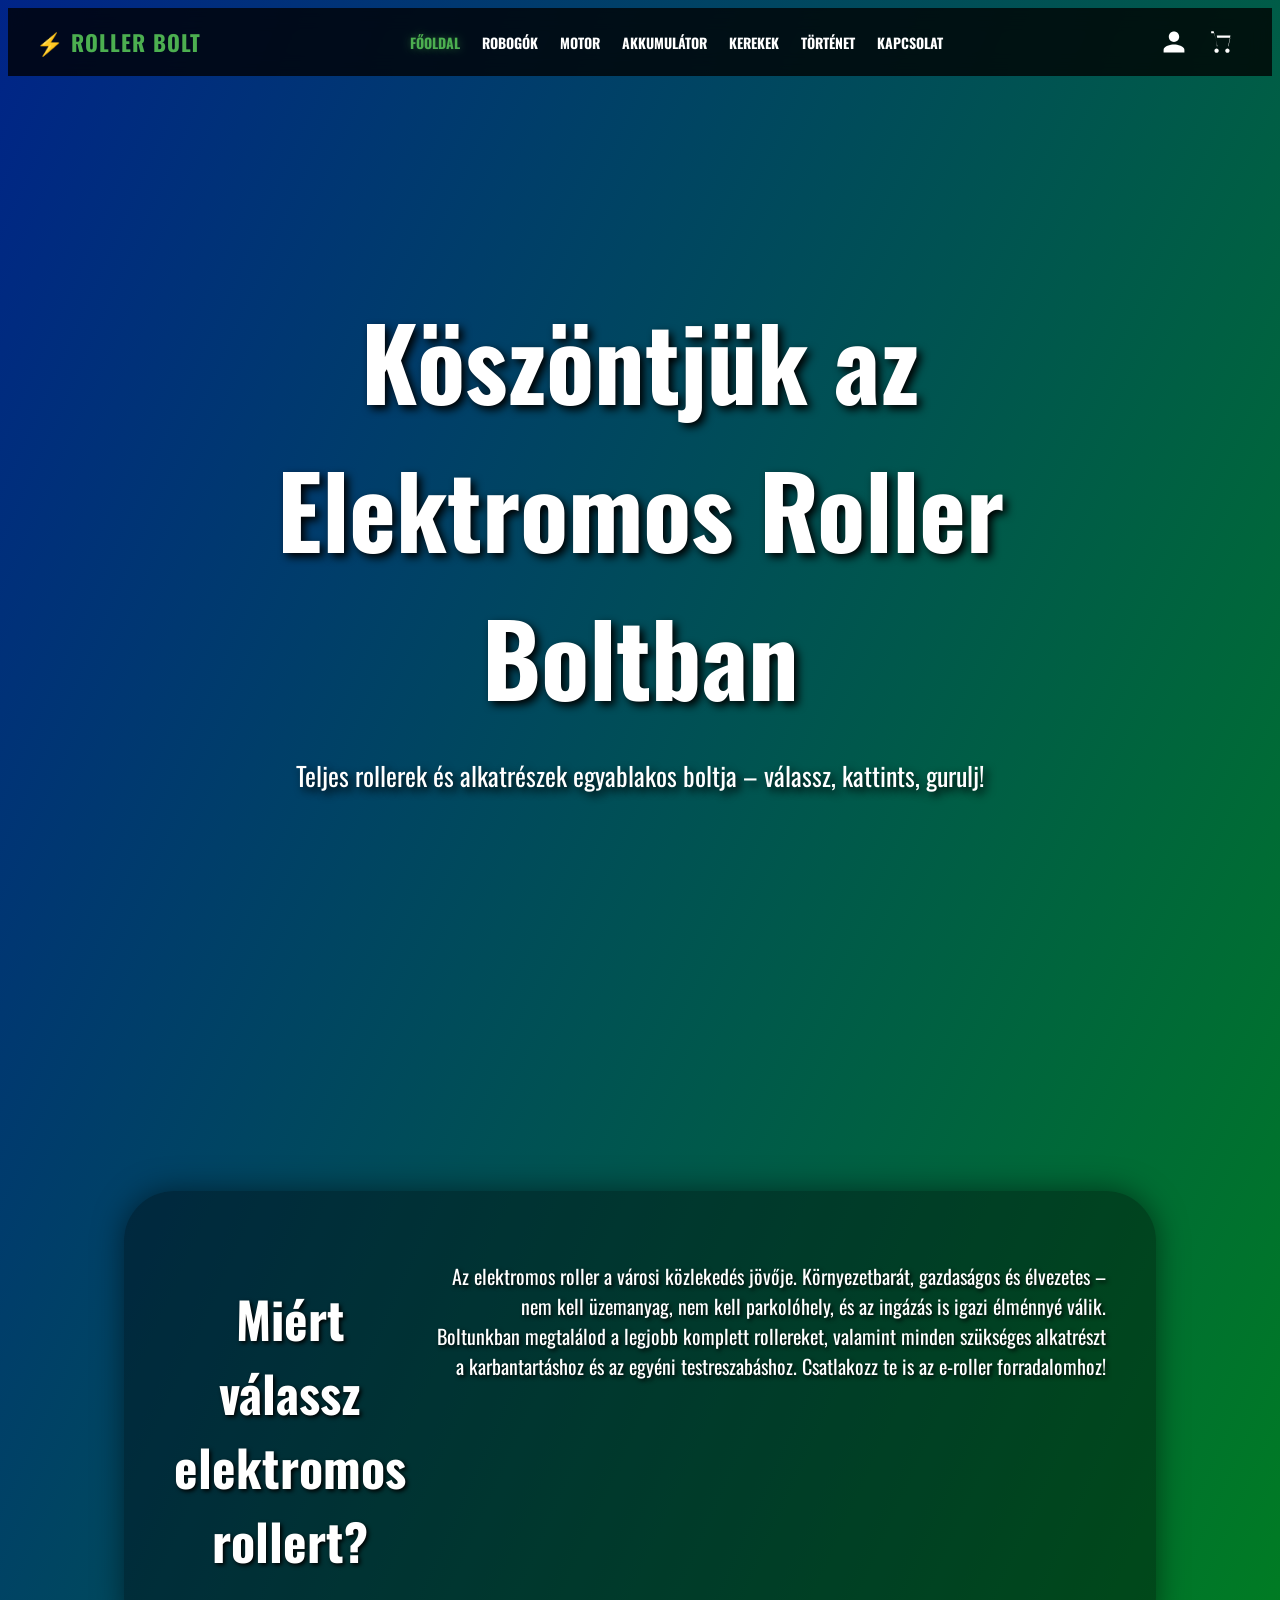
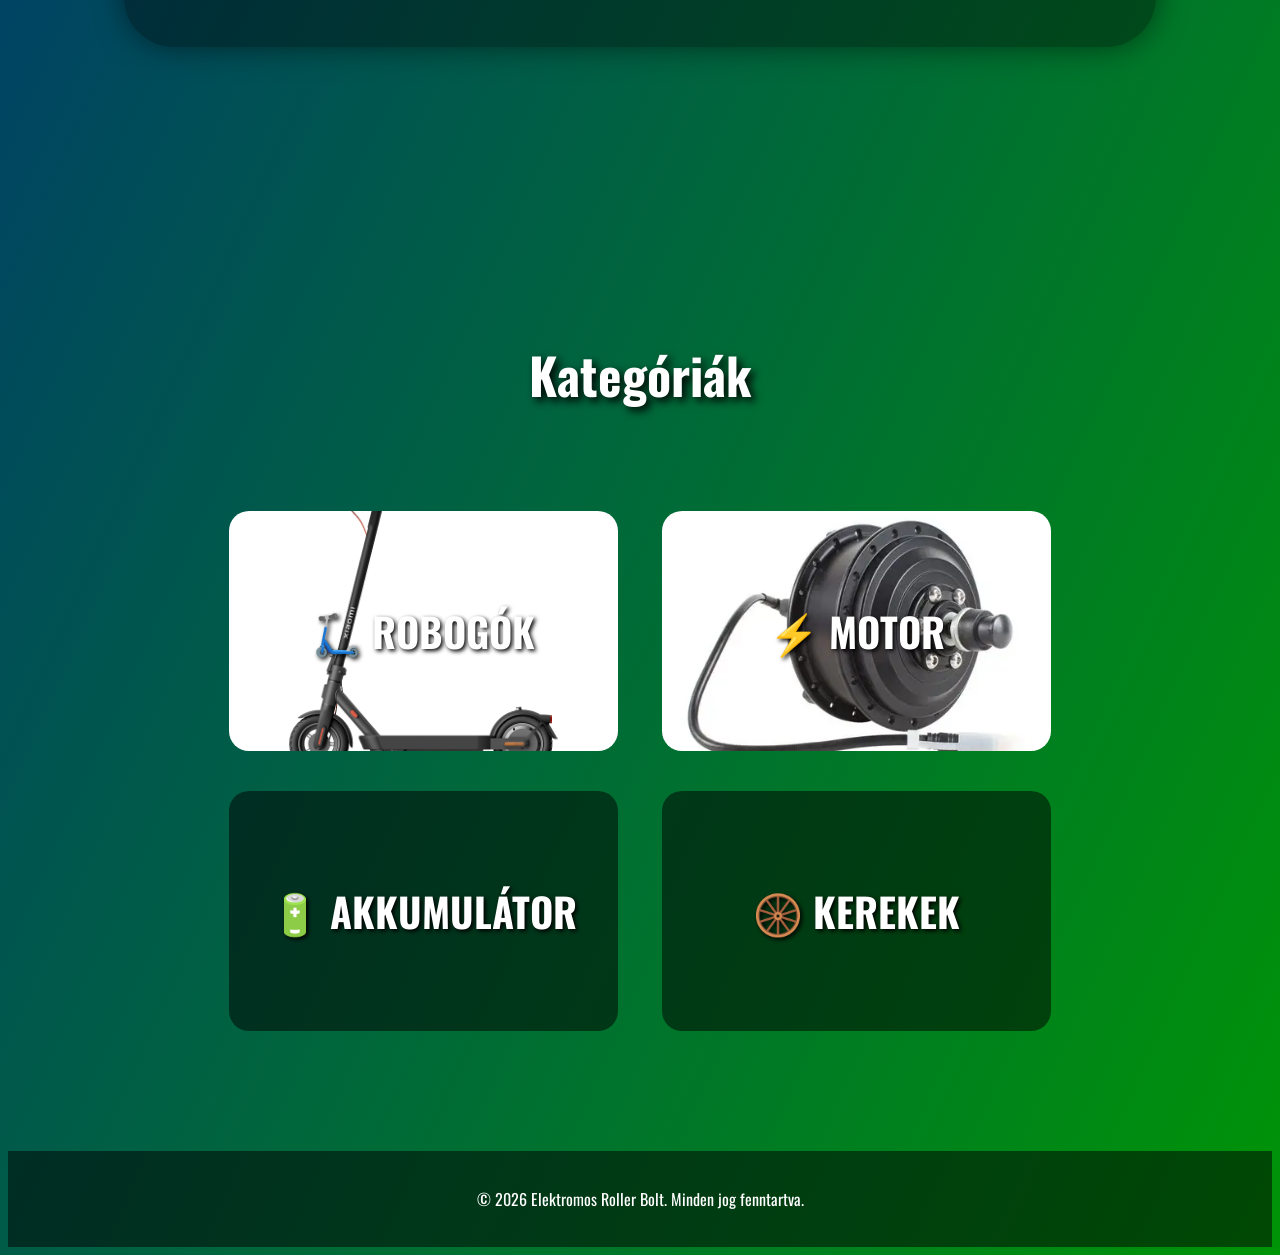
<file: index.html>
<!DOCTYPE html>
<html lang="hu">

<head>
    <meta charset="UTF-8">
    <meta name="viewport" content="width=device-width, initial-scale=1.0">
    <link rel="preconnect" href="https://fonts.googleapis.com">
    <link rel="preconnect" href="https://fonts.gstatic.com" crossorigin>
    <link href="https://fonts.googleapis.com/css2?family=Oswald:wght@200..700&display=swap" rel="stylesheet">
    <link rel="stylesheet" href="styles.css">
    <title>Elektromos Roller Bolt</title>
</head>

<body>
    <nav>
        <a href="index.html" class="nav-brand">⚡ ROLLER BOLT</a>
        <div class="nav-links">
            <a href="index.html" class="active">FŐOLDAL</a>
            <a href="robogok.html">ROBOGÓK</a>
            <a href="motorok.html">MOTOR</a>
            <a href="aksik.html">AKKUMULÁTOR</a>
            <a href="kerekek.html">KEREKEK</a>
            <a href="tortenelem.html">TÖRTÉNET</a>
            <a href="contact.php">KAPCSOLAT</a>
        </div>
        <div class="nav-icons">
            <div class="nav-profile-wrap">
                <button class="nav-icon-btn" aria-label="Profil">
                    <svg xmlns="http://www.w3.org/2000/svg" viewBox="0 0 24 24" fill="currentColor" width="26" height="26"><path d="M12 12c2.7 0 4.8-2.1 4.8-4.8S14.7 2.4 12 2.4 7.2 4.5 7.2 7.2 9.3 12 12 12zm0 2.4c-3.2 0-9.6 1.6-9.6 4.8v2.4h19.2v-2.4c0-3.2-6.4-4.8-9.6-4.8z"/></svg>
                </button>
                <div class="profile-dropdown" id="auth-links">
                    <a href="login.php">Belépés</a>
                    <a href="signup.php">Regisztráció</a>
                </div>
            </div>
            <a href="cart.html" class="nav-icon-btn cart-icon-btn" aria-label="Kosár">
                <svg xmlns="http://www.w3.org/2000/svg" viewBox="0 0 24 24" fill="currentColor" width="26" height="26"><path d="M7 18c-1.1 0-2 .9-2 2s.9 2 2 2 2-.9 2-2-.9-2-2-2zm10 0c-1.1 0-2 .9-2 2s.9 2 2 2 2-.9 2-2-.9-2-2-2zM7.2 14.2L5 4H2V2H4.3l.8 3.2L7.8 16H18l1.7-8H7.5l-.3-2h12.6l-2.2 10H7.2z"/></svg>
                <span id="cart-count"></span>
            </a>
        </div>
    </nav>
    <main>
        <!-- Welcome Section -->
        <div class="welcome">
            <h1>Köszöntjük az Elektromos Roller Boltban</h1>
            <p>Teljes rollerek és alkatrészek egyablakos boltja – válassz, kattints, gurulj!</p>
        </div>

        <!-- Featured Section -->
        <div class="Neumann">
            <h1>Miért válassz elektromos rollert?</h1>
            <p>Az elektromos roller a városi közlekedés jövője. Környezetbarát, gazdaságos és élvezetes –
                nem kell üzemanyag, nem kell parkolóhely, és az ingázás is igazi élménnyé válik.
                Boltunkban megtalálod a legjobb komplett rollereket, valamint minden szükséges alkatrészt
                a karbantartáshoz és az egyéni testreszabáshoz. Csatlakozz te is az e-roller forradalomhoz!</p>
        </div>

        <!-- Product Categories Section -->
        <div class="categories">
            <h1>Kategóriák</h1>
            <div class="category-list">
                <a href="robogok.html" id="robogok" class="category-item">🛴 ROBOGÓK</a>
                <a href="motorok.html" id="motor" class="category-item">⚡ MOTOR</a>
                <a href="aksik.html" id="akkumulator" class="category-item">🔋 AKKUMULÁTOR</a>
                <a href="kerekek.html" id="kerekek" class="category-item">🛞 KEREKEK</a>
            </div>
        </div>
    </main>
    <!-- Footer -->
    <footer>
        <p>&copy; 2026 Elektromos Roller Bolt. Minden jog fenntartva.</p>
    </footer>
    <div id="toast"></div>
    <script src="cart.js"></script>
</body>

</html>
</file>
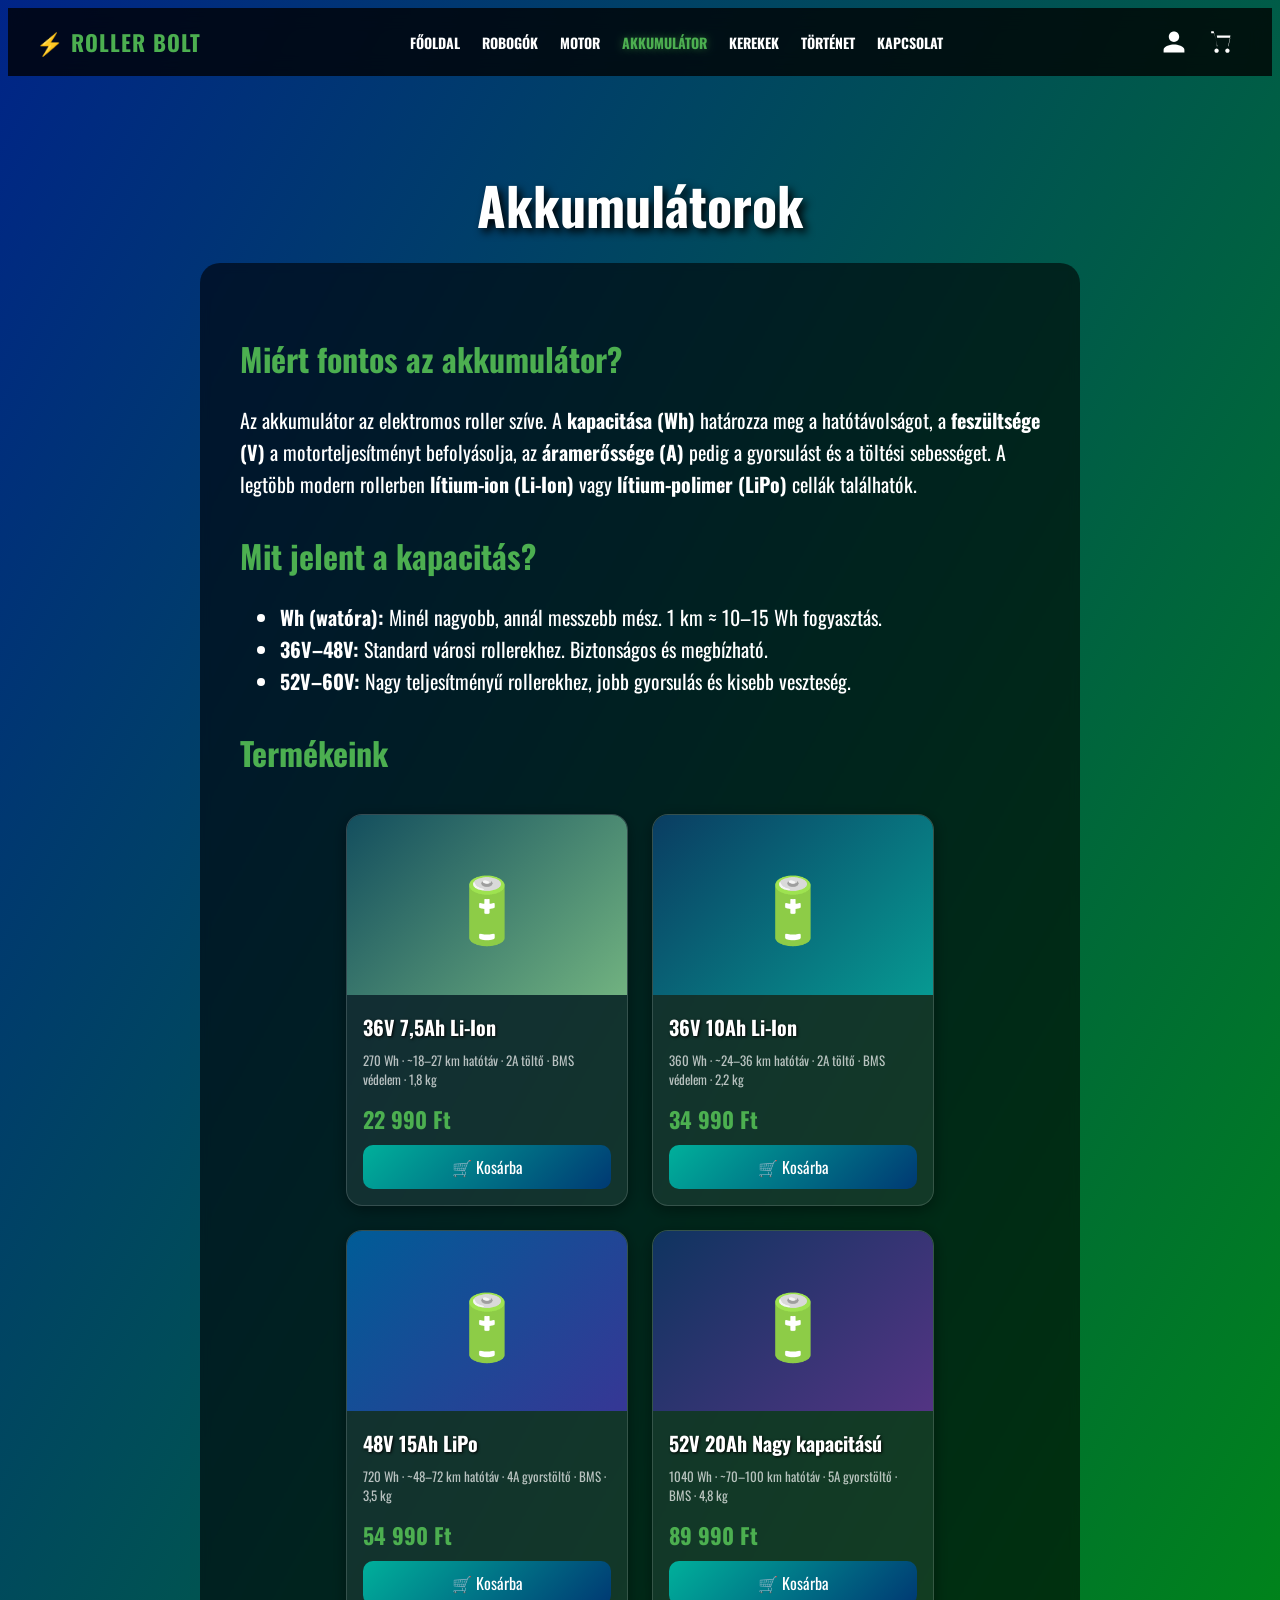
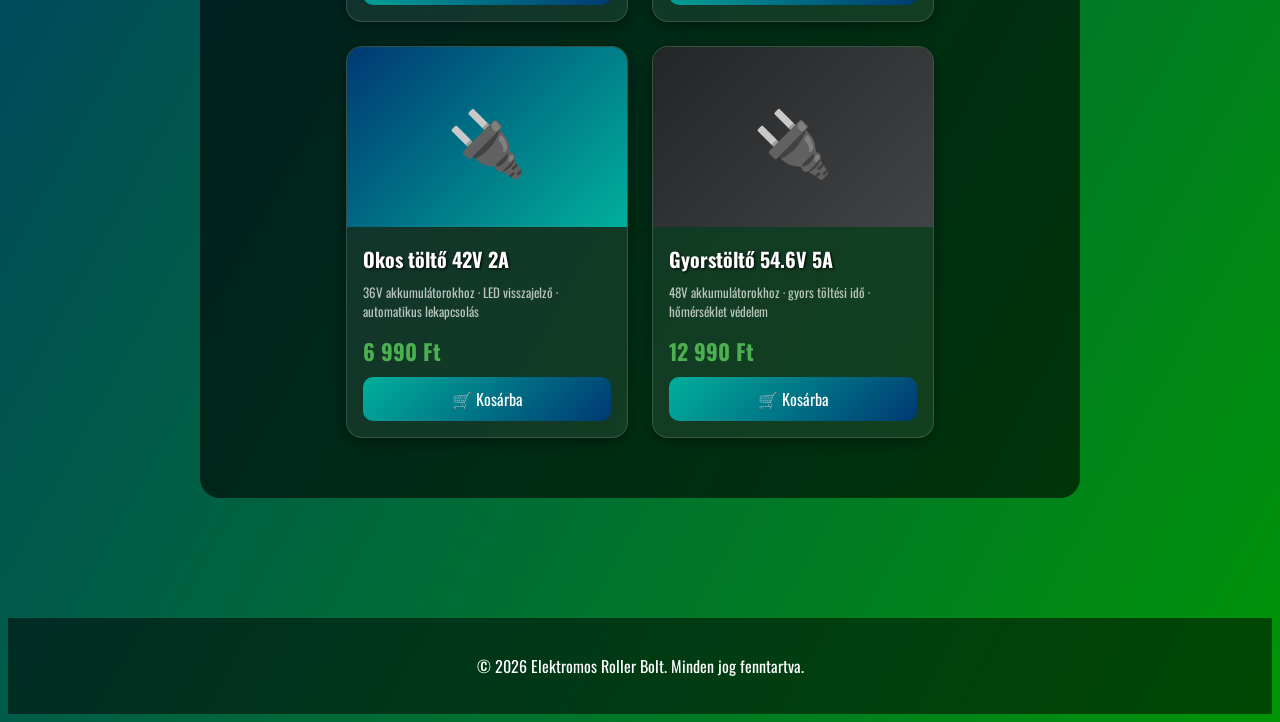
<file: aksik.html>
<!DOCTYPE html>
<html lang="hu">

<head>
    <meta charset="UTF-8">
    <meta name="viewport" content="width=device-width, initial-scale=1.0">
    <link rel="preconnect" href="https://fonts.googleapis.com">
    <link rel="preconnect" href="https://fonts.gstatic.com" crossorigin>
    <link href="https://fonts.googleapis.com/css2?family=Oswald:wght@200..700&display=swap" rel="stylesheet">
    <link rel="stylesheet" href="styles.css">
    <title>Akkumulátor - Energiatárolás</title>
</head>

<body>
    <nav>
        <a href="index.html" class="nav-brand">⚡ ROLLER BOLT</a>
        <div class="nav-links">
            <a href="index.html">FŐOLDAL</a>
            <a href="robogok.html">ROBOGÓK</a>
            <a href="motorok.html">MOTOR</a>
            <a href="aksik.html" class="active">AKKUMULÁTOR</a>
            <a href="kerekek.html">KEREKEK</a>
            <a href="tortenelem.html">TÖRTÉNET</a>
            <a href="contact.php">KAPCSOLAT</a>
        </div>
        <div class="nav-icons">
            <div class="nav-profile-wrap">
                <button class="nav-icon-btn" aria-label="Profil">
                    <svg xmlns="http://www.w3.org/2000/svg" viewBox="0 0 24 24" fill="currentColor" width="26" height="26"><path d="M12 12c2.7 0 4.8-2.1 4.8-4.8S14.7 2.4 12 2.4 7.2 4.5 7.2 7.2 9.3 12 12 12zm0 2.4c-3.2 0-9.6 1.6-9.6 4.8v2.4h19.2v-2.4c0-3.2-6.4-4.8-9.6-4.8z"/></svg>
                </button>
                <div class="profile-dropdown" id="auth-links">
                    <a href="login.php">Belépés</a>
                    <a href="signup.php">Regisztráció</a>
                </div>
            </div>
            <a href="cart.html" class="nav-icon-btn cart-icon-btn" aria-label="Kosár">
                <svg xmlns="http://www.w3.org/2000/svg" viewBox="0 0 24 24" fill="currentColor" width="26" height="26"><path d="M7 18c-1.1 0-2 .9-2 2s.9 2 2 2 2-.9 2-2-.9-2-2-2zm10 0c-1.1 0-2 .9-2 2s.9 2 2 2 2-.9 2-2-.9-2-2-2zM7.2 14.2L5 4H2V2H4.3l.8 3.2L7.8 16H18l1.7-8H7.5l-.3-2h12.6l-2.2 10H7.2z"/></svg>
                <span id="cart-count"></span>
            </a>
        </div>
    </nav>
    <main>
        <h1>Akkumulátorok</h1>

        <div class="info-box">
            <div class="info-content">
                <h2>Miért fontos az akkumulátor?</h2>
                <p>Az akkumulátor az elektromos roller szíve. A <strong>kapacitása (Wh)</strong> határozza meg a
                    hatótávolságot, a <strong>feszültsége (V)</strong> a motorteljesítményt befolyásolja, az
                    <strong>áramerőssége (A)</strong> pedig a gyorsulást és a töltési sebességet. A legtöbb modern
                    rollerben <strong>lítium-ion (Li-Ion)</strong> vagy <strong>lítium-polimer (LiPo)</strong> cellák
                    találhatók.</p>

                <h2>Mit jelent a kapacitás?</h2>
                <ul>
                    <li><strong>Wh (watóra):</strong> Minél nagyobb, annál messzebb mész. 1 km ≈ 10–15 Wh fogyasztás.</li>
                    <li><strong>36V–48V:</strong> Standard városi rollerekhez. Biztonságos és megbízható.</li>
                    <li><strong>52V–60V:</strong> Nagy teljesítményű rollerekhez, jobb gyorsulás és kisebb veszteség.</li>
                </ul>

                <h2>Termékeink</h2>
                <div class="product-grid">
                    <div class="product-card">
                        <div class="product-card-image" style="background: linear-gradient(135deg, #134e5e, #71b280);">🔋</div>
                        <div class="product-card-body">
                            <h3>36V 7,5Ah Li-Ion</h3>
                            <p class="specs">270 Wh · ~18–27 km hatótáv · 2A töltő · BMS védelem · 1,8 kg</p>
                            <p class="price">22 990 Ft</p>
                            <button class="btn-cart" onclick="addToCart('36V 7,5Ah Li-Ion akkumulátor', 22990)">🛒 Kosárba</button>
                        </div>
                    </div>
                    <div class="product-card">
                        <div class="product-card-image" style="background: linear-gradient(135deg, #0a3d62, #079992);">🔋</div>
                        <div class="product-card-body">
                            <h3>36V 10Ah Li-Ion</h3>
                            <p class="specs">360 Wh · ~24–36 km hatótáv · 2A töltő · BMS védelem · 2,2 kg</p>
                            <p class="price">34 990 Ft</p>
                            <button class="btn-cart" onclick="addToCart('36V 10Ah Li-Ion akkumulátor', 34990)">🛒 Kosárba</button>
                        </div>
                    </div>
                    <div class="product-card">
                        <div class="product-card-image" style="background: linear-gradient(135deg, #005c97, #363795);">🔋</div>
                        <div class="product-card-body">
                            <h3>48V 15Ah LiPo</h3>
                            <p class="specs">720 Wh · ~48–72 km hatótáv · 4A gyorstöltő · BMS · 3,5 kg</p>
                            <p class="price">54 990 Ft</p>
                            <button class="btn-cart" onclick="addToCart('48V 15Ah LiPo akkumulátor', 54990)">🛒 Kosárba</button>
                        </div>
                    </div>
                    <div class="product-card">
                        <div class="product-card-image" style="background: linear-gradient(135deg, #0f3460, #533483);">🔋</div>
                        <div class="product-card-body">
                            <h3>52V 20Ah Nagy kapacitású</h3>
                            <p class="specs">1040 Wh · ~70–100 km hatótáv · 5A gyorstöltő · BMS · 4,8 kg</p>
                            <p class="price">89 990 Ft</p>
                            <button class="btn-cart" onclick="addToCart('52V 20Ah Nagy kapacitású akkumulátor', 89990)">🛒 Kosárba</button>
                        </div>
                    </div>
                    <div class="product-card">
                        <div class="product-card-image" style="background: linear-gradient(135deg, #003973, #00b09b);">🔌</div>
                        <div class="product-card-body">
                            <h3>Okos töltő 42V 2A</h3>
                            <p class="specs">36V akkumulátorokhoz · LED visszajelző · automatikus lekapcsolás</p>
                            <p class="price">6 990 Ft</p>
                            <button class="btn-cart" onclick="addToCart('Okos töltő 42V 2A', 6990)">🛒 Kosárba</button>
                        </div>
                    </div>
                    <div class="product-card">
                        <div class="product-card-image" style="background: linear-gradient(135deg, #232526, #414345);">🔌</div>
                        <div class="product-card-body">
                            <h3>Gyorstöltő 54.6V 5A</h3>
                            <p class="specs">48V akkumulátorokhoz · gyors töltési idő · hőmérséklet védelem</p>
                            <p class="price">12 990 Ft</p>
                            <button class="btn-cart" onclick="addToCart('Gyorstöltő 54.6V 5A', 12990)">🛒 Kosárba</button>
                        </div>
                    </div>
                </div>
            </div>
        </div>
    </main>
    <footer>
        <p>&copy; 2026 Elektromos Roller Bolt. Minden jog fenntartva.</p>
    </footer>
    <div id="toast"></div>
    <script src="cart.js"></script>
</body>

</html>
</file>
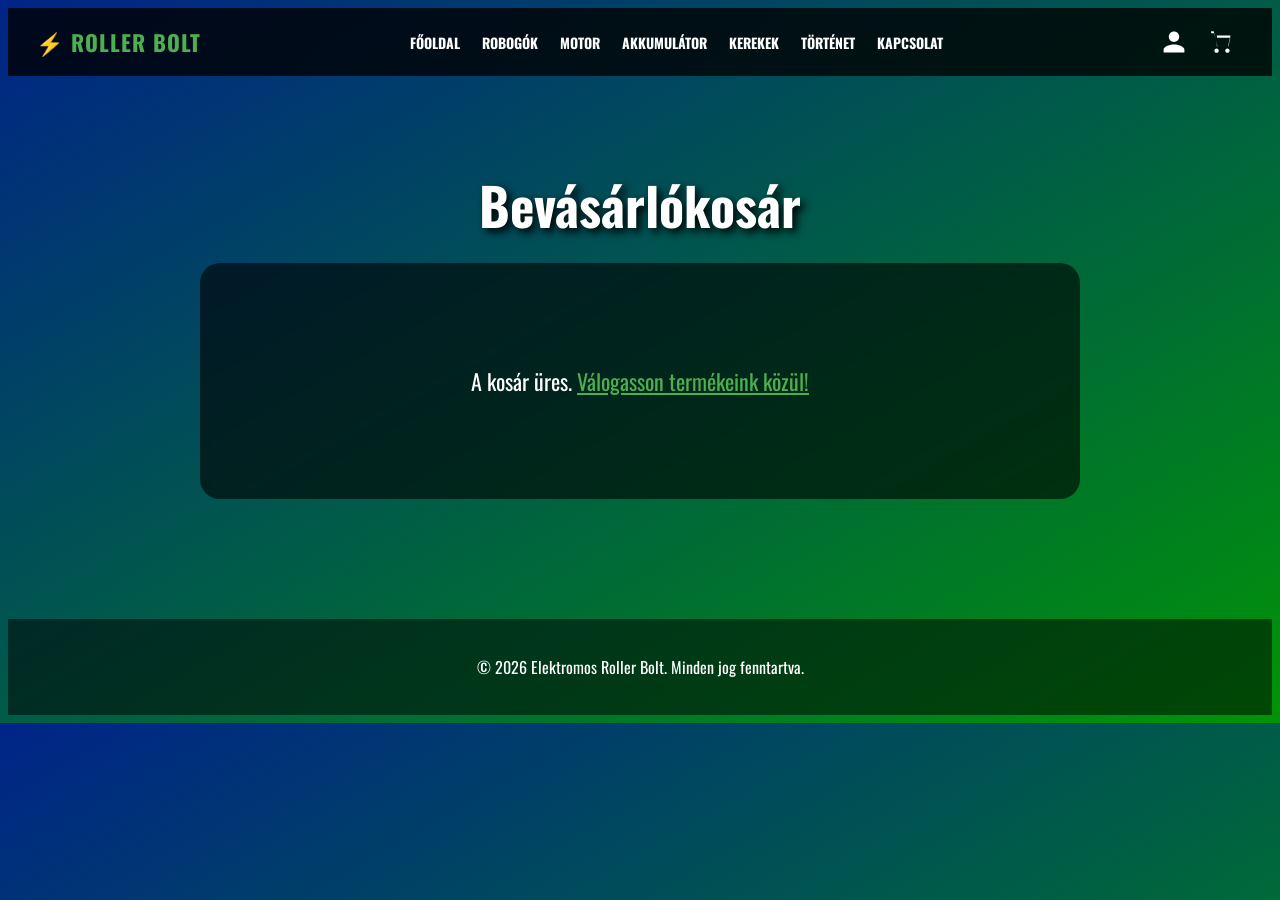
<file: cart.html>
<!DOCTYPE html>
<html lang="hu">

<head>
    <meta charset="UTF-8">
    <meta name="viewport" content="width=device-width, initial-scale=1.0">
    <link rel="preconnect" href="https://fonts.googleapis.com">
    <link rel="preconnect" href="https://fonts.gstatic.com" crossorigin>
    <link href="https://fonts.googleapis.com/css2?family=Oswald:wght@200..700&display=swap" rel="stylesheet">
    <link rel="stylesheet" href="styles.css">
    <title>Bevásárlókosár</title>
</head>

<body>
    <nav>
        <a href="index.html" class="nav-brand">⚡ ROLLER BOLT</a>
        <div class="nav-links">
            <a href="index.html">FŐOLDAL</a>
            <a href="robogok.html">ROBOGÓK</a>
            <a href="motorok.html">MOTOR</a>
            <a href="aksik.html">AKKUMULÁTOR</a>
            <a href="kerekek.html">KEREKEK</a>
            <a href="tortenelem.html">TÖRTÉNET</a>
            <a href="contact.php">KAPCSOLAT</a>
        </div>
        <div class="nav-icons">
            <div class="nav-profile-wrap">
                <button class="nav-icon-btn" aria-label="Profil">
                    <svg xmlns="http://www.w3.org/2000/svg" viewBox="0 0 24 24" fill="currentColor" width="26" height="26"><path d="M12 12c2.7 0 4.8-2.1 4.8-4.8S14.7 2.4 12 2.4 7.2 4.5 7.2 7.2 9.3 12 12 12zm0 2.4c-3.2 0-9.6 1.6-9.6 4.8v2.4h19.2v-2.4c0-3.2-6.4-4.8-9.6-4.8z"/></svg>
                </button>
                <div class="profile-dropdown" id="auth-links">
                    <a href="login.php">Belépés</a>
                    <a href="signup.php">Regisztráció</a>
                </div>
            </div>
            <a href="cart.html" class="nav-icon-btn cart-icon-btn" aria-label="Kosár">
                <svg xmlns="http://www.w3.org/2000/svg" viewBox="0 0 24 24" fill="currentColor" width="26" height="26"><path d="M7 18c-1.1 0-2 .9-2 2s.9 2 2 2 2-.9 2-2-.9-2-2-2zm10 0c-1.1 0-2 .9-2 2s.9 2 2 2 2-.9 2-2-.9-2-2-2zM7.2 14.2L5 4H2V2H4.3l.8 3.2L7.8 16H18l1.7-8H7.5l-.3-2h12.6l-2.2 10H7.2z"/></svg>
                <span id="cart-count"></span>
            </a>
        </div>
    </nav>
    <main>
        <h1>Bevásárlókosár</h1>
        <div class="info-box" id="cart-container">
        </div>
    </main>
    <footer>
        <p>&copy; 2026 Elektromos Roller Bolt. Minden jog fenntartva.</p>
    </footer>
    <div id="toast"></div>
    <script src="cart.js"></script>
    <script>
        function escapeHtml(str) {
            return str
                .replace(/&/g, '&amp;')
                .replace(/</g, '&lt;')
                .replace(/>/g, '&gt;')
                .replace(/"/g, '&quot;')
                .replace(/'/g, '&#039;');
        }

        function removeFromCart(name) {
            let cart = JSON.parse(localStorage.getItem('cart') || '[]');
            cart = cart.filter(function(item) { return item.name !== name; });
            localStorage.setItem('cart', JSON.stringify(cart));
            updateCartCount();
            if (typeof syncCartWithServer === 'function') {
                syncCartWithServer();
            }
            renderCart();
        }

        function formatPrice(p) {
            return p.toString().replace(/\B(?=(\d{3})+(?!\d))/g, '\u00a0') + ' Ft';
        }

        function renderCart() {
            const cart = JSON.parse(localStorage.getItem('cart') || '[]');
            const container = document.getElementById('cart-container');

            if (cart.length === 0) {
                container.innerHTML = '<p style="font-size:22px; text-align:center; padding:40px;">A kosár üres. <a href="index.html" style="color:#4CAF50;">Válogasson termékeink közül!</a></p>';
                return;
            }

            const total = cart.reduce(function(sum, item) { return sum + item.price * item.qty; }, 0);

            let rows = '';
            cart.forEach(function(item) {
                rows += '<tr>'
                    + '<td>' + escapeHtml(item.name) + '</td>'
                    + '<td>' + item.qty + ' db</td>'
                    + '<td>' + formatPrice(item.price) + '</td>'
                    + '<td>' + formatPrice(item.price * item.qty) + '</td>'
                    + '<td><button class="btn-remove" data-name="' + escapeHtml(item.name) + '">Eltávolít</button></td>'
                    + '</tr>';
            });

            container.innerHTML =
                '<table class="cart-table">'
                + '<thead><tr><th>Termék</th><th>Mennyiség</th><th>Egységár</th><th>Összesen</th><th></th></tr></thead>'
                + '<tbody>' + rows + '</tbody>'
                + '</table>'
                + '<p class="cart-total">Végösszeg: ' + formatPrice(total) + '</p>'
                + '<button class="btn-checkout" id="checkout-btn">Megrendelés</button>';

            document.querySelectorAll('.btn-remove').forEach(function(btn) {
                btn.addEventListener('click', function() {
                    removeFromCart(btn.dataset.name);
                });
            });

            const checkoutBtn = document.getElementById('checkout-btn');
            if (checkoutBtn) {
                checkoutBtn.addEventListener('click', checkout);
            }
        }

        function checkout() {
            const cart = JSON.parse(localStorage.getItem('cart') || '[]');
            if (cart.length === 0) return;
            window.location.href = 'checkout.php?cart=' + encodeURIComponent(JSON.stringify(cart));
        }

        renderCart();
    </script>
</body>

</html>
</file>
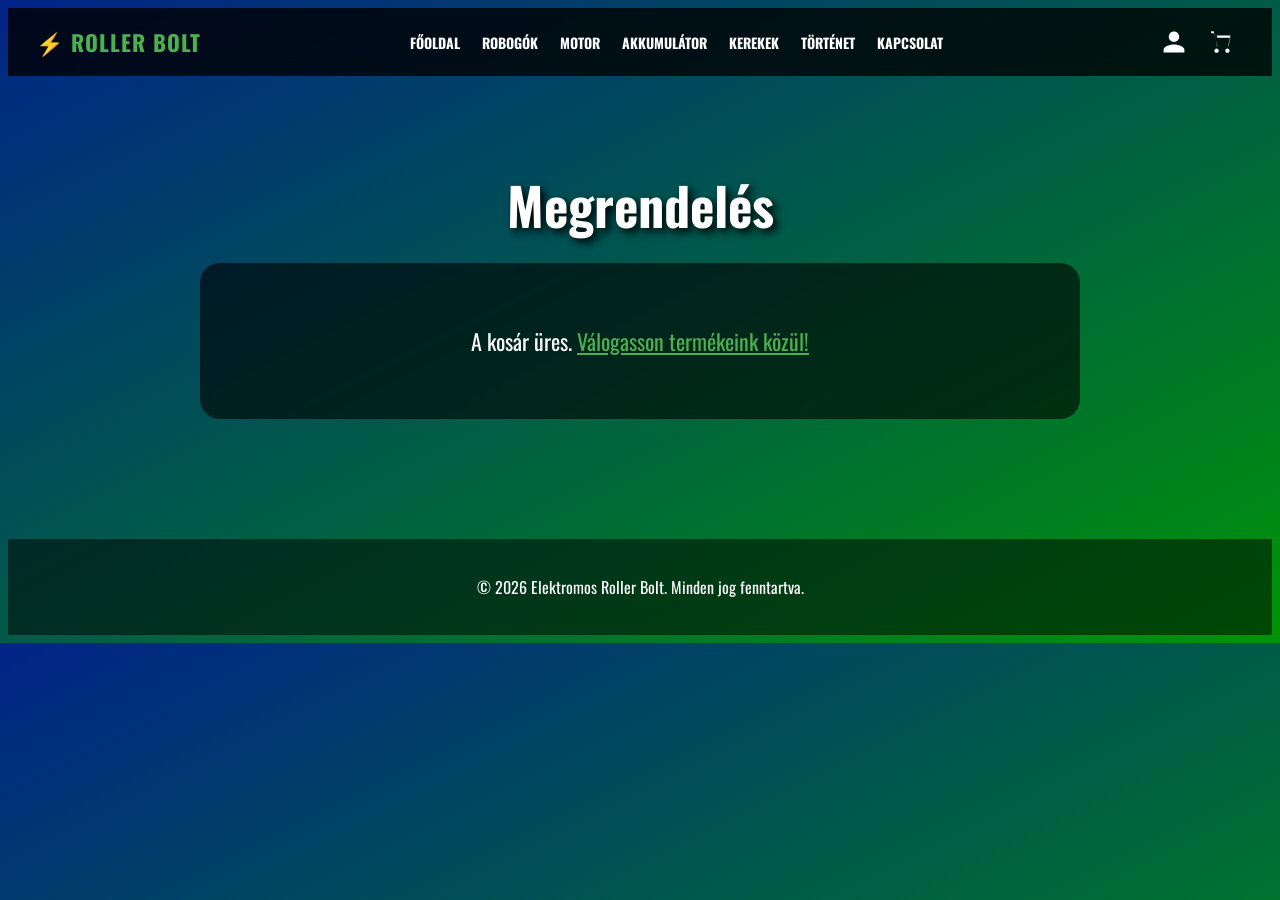
<file: checkout.html>
<!DOCTYPE html>
<html lang="hu">

<head>
    <meta charset="UTF-8">
    <meta name="viewport" content="width=device-width, initial-scale=1.0">
    <link rel="preconnect" href="https://fonts.googleapis.com">
    <link rel="preconnect" href="https://fonts.gstatic.com" crossorigin>
    <link href="https://fonts.googleapis.com/css2?family=Oswald:wght@200..700&display=swap" rel="stylesheet">
    <link rel="stylesheet" href="styles.css">
    <title>Megrendelés - Elektromos Roller Bolt</title>
</head>

<body>
    <nav>
        <a href="index.html" class="nav-brand">⚡ ROLLER BOLT</a>
        <div class="nav-links">
            <a href="index.html">FŐOLDAL</a>
            <a href="robogok.html">ROBOGÓK</a>
            <a href="motorok.html">MOTOR</a>
            <a href="aksik.html">AKKUMULÁTOR</a>
            <a href="kerekek.html">KEREKEK</a>
            <a href="tortenelem.html">TÖRTÉNET</a>
            <a href="contact.php">KAPCSOLAT</a>
        </div>
        <div class="nav-icons">
            <div class="nav-profile-wrap">
                <button class="nav-icon-btn" aria-label="Profil">
                    <svg xmlns="http://www.w3.org/2000/svg" viewBox="0 0 24 24" fill="currentColor" width="26" height="26"><path d="M12 12c2.7 0 4.8-2.1 4.8-4.8S14.7 2.4 12 2.4 7.2 4.5 7.2 7.2 9.3 12 12 12zm0 2.4c-3.2 0-9.6 1.6-9.6 4.8v2.4h19.2v-2.4c0-3.2-6.4-4.8-9.6-4.8z"/></svg>
                </button>
                <div class="profile-dropdown" id="auth-links">
                    <a href="login.php">Belépés</a>
                    <a href="signup.php">Regisztráció</a>
                </div>
            </div>
            <a href="cart.html" class="nav-icon-btn cart-icon-btn" aria-label="Kosár">
                <svg xmlns="http://www.w3.org/2000/svg" viewBox="0 0 24 24" fill="currentColor" width="26" height="26"><path d="M7 18c-1.1 0-2 .9-2 2s.9 2 2 2 2-.9 2-2-.9-2-2-2zm10 0c-1.1 0-2 .9-2 2s.9 2 2 2 2-.9 2-2-.9-2-2-2zM7.2 14.2L5 4H2V2H4.3l.8 3.2L7.8 16H18l1.7-8H7.5l-.3-2h12.6l-2.2 10H7.2z"/></svg>
                <span id="cart-count"></span>
            </a>
        </div>
    </nav>
    <main>
        <h1>Megrendelés</h1>

        <div id="checkout-success" class="info-box checkout-success" style="display:none;">
            <h2>✅ Köszönjük a rendelést!</h2>
            <p>Rendelési azonosítód: <strong id="order-id"></strong></p>
            <p>Hamarosan felvesszük Önnel a kapcsolatot a megadott e-mail címen.</p>
            <h3>Rendelt termékek:</h3>
            <div id="success-cart-table"></div>
            <a href="index.html" class="btn-checkout" style="display:inline-block;text-decoration:none;margin-top:10px;">Vissza a főoldalra</a>
        </div>

        <div id="checkout-empty" class="info-box" style="display:none;text-align:center;padding:40px;">
            <p style="font-size:22px;">A kosár üres. <a href="index.html" style="color:#4CAF50;">Válogasson termékeink közül!</a></p>
        </div>

        <div id="checkout-main" style="display:none;">
            <div id="form-errors" class="info-box form-errors" style="display:none;">
                <ul id="error-list"></ul>
            </div>

            <div class="info-box checkout-form-box">
                <h2>Kosár összesítő</h2>
                <div id="cart-summary"></div>

                <h2>Szállítási adatok</h2>
                <form id="checkout-form" class="php-form" novalidate>
                    <div class="form-group">
                        <label for="name">Teljes név <span class="required">*</span></label>
                        <input type="text" id="name" name="name" required maxlength="100"
                            placeholder="pl. Kovács János">
                    </div>

                    <div class="form-group">
                        <label for="email">E-mail cím <span class="required">*</span></label>
                        <input type="email" id="email" name="email" required
                            placeholder="pl. kovacs.janos@email.hu">
                    </div>

                    <div class="form-group">
                        <label for="phone">Telefonszám <span class="required">*</span></label>
                        <input type="tel" id="phone" name="phone" required maxlength="30"
                            placeholder="pl. +36 30 123 4567">
                    </div>

                    <div class="form-group">
                        <label for="address">Szállítási cím <span class="required">*</span></label>
                        <input type="text" id="address" name="address" required maxlength="250"
                            placeholder="pl. 1234 Budapest, Példa utca 1.">
                    </div>

                    <button type="submit" class="btn-checkout">✅ Megrendelés véglegesítése</button>
                </form>
            </div>
        </div>
    </main>
    <footer>
        <p>&copy; 2026 Elektromos Roller Bolt. Minden jog fenntartva.</p>
    </footer>
    <div id="toast"></div>
    <script src="cart.js"></script>
    <script>
        function escapeHtml(str) {
            return String(str)
                .replace(/&/g, '&amp;')
                .replace(/</g, '&lt;')
                .replace(/>/g, '&gt;')
                .replace(/"/g, '&quot;')
                .replace(/'/g, '&#039;');
        }

        function formatPrice(p) {
            return Math.round(p).toString().replace(/\B(?=(\d{3})+(?!\d))/g, '\u00a0') + ' Ft';
        }

        function sanitizeCart(items) {
            if (!Array.isArray(items)) return [];
            return items.filter(function (item) {
                return item && typeof item.name === 'string' && item.name.length <= 200
                    && typeof item.price === 'number' && item.price >= 0
                    && typeof item.qty === 'number' && item.qty >= 1;
            }).map(function (item) {
                return { name: item.name, price: item.price, qty: Math.floor(item.qty) };
            });
        }

        function buildCartTable(cart) {
            var total = cart.reduce(function (sum, item) { return sum + item.price * item.qty; }, 0);
            var rows = cart.map(function (item) {
                return '<tr>'
                    + '<td>' + escapeHtml(item.name) + '</td>'
                    + '<td>' + item.qty + ' db</td>'
                    + '<td>' + formatPrice(item.price) + '</td>'
                    + '<td>' + formatPrice(item.price * item.qty) + '</td>'
                    + '</tr>';
            }).join('');
            return '<table class="cart-table">'
                + '<thead><tr><th>Termék</th><th>Mennyiség</th><th>Egységár</th><th>Összesen</th></tr></thead>'
                + '<tbody>' + rows + '</tbody>'
                + '</table>'
                + '<p class="cart-total">Végösszeg: ' + formatPrice(total) + '</p>';
        }

        function generateOrderId() {
            var now = new Date();
            var pad = function (n) { return n.toString().padStart(2, '0'); };
            var date = now.getFullYear().toString()
                + pad(now.getMonth() + 1)
                + pad(now.getDate());
            var rand = Math.random().toString(16).substring(2, 10).toUpperCase();
            return date + '-' + rand;
        }

        // Read cart from URL query param
        var params = new URLSearchParams(window.location.search);
        var cartRaw = params.get('cart');
        var cart = [];
        if (cartRaw) {
            try {
                var parsed = JSON.parse(cartRaw);
                cart = sanitizeCart(parsed);
            } catch (e) {
                cart = [];
            }
        }

        if (cart.length === 0) {
            document.getElementById('checkout-empty').style.display = 'block';
        } else {
            document.getElementById('checkout-main').style.display = 'block';
            document.getElementById('cart-summary').innerHTML = buildCartTable(cart);
        }

        document.getElementById('checkout-form').addEventListener('submit', function (e) {
            e.preventDefault();

            var errors = [];
            var name = document.getElementById('name').value.trim();
            var email = document.getElementById('email').value.trim();
            var phone = document.getElementById('phone').value.trim();
            var address = document.getElementById('address').value.trim();

            if (name === '') {
                errors.push('A név megadása kötelező.');
            } else if (name.length > 100) {
                errors.push('A név túl hosszú (max. 100 karakter).');
            }

            var emailRegex = /^[^\s@]+@[^\s@]+\.[^\s@]+$/;
            if (email === '' || !emailRegex.test(email)) {
                errors.push('Érvényes e-mail cím szükséges.');
            }

            if (phone === '') {
                errors.push('A telefonszám megadása kötelező.');
            } else if (!/^[\d\s+\-()\/.]{6,30}$/.test(phone)) {
                errors.push('Érvénytelen telefonszám formátum.');
            }

            if (address === '') {
                errors.push('A szállítási cím megadása kötelező.');
            } else if (address.length > 250) {
                errors.push('A cím túl hosszú (max. 250 karakter).');
            }

            if (cart.length === 0) {
                errors.push('A kosár üres. Kérjük, adjon terméket a kosárhoz.');
            }

            var errorsDiv = document.getElementById('form-errors');
            var errorList = document.getElementById('error-list');

            if (errors.length > 0) {
                errorList.innerHTML = errors.map(function (err) {
                    return '<li>' + escapeHtml(err) + '</li>';
                }).join('');
                errorsDiv.style.display = 'block';
                return;
            }

            errorsDiv.style.display = 'none';

            var orderId = generateOrderId();
            document.getElementById('order-id').textContent = orderId;
            document.getElementById('success-cart-table').innerHTML = buildCartTable(cart);
            document.getElementById('checkout-main').style.display = 'none';
            document.getElementById('checkout-success').style.display = 'block';
            localStorage.removeItem('cart');
            updateCartCount();
        });
    </script>
</body>

</html>
</file>
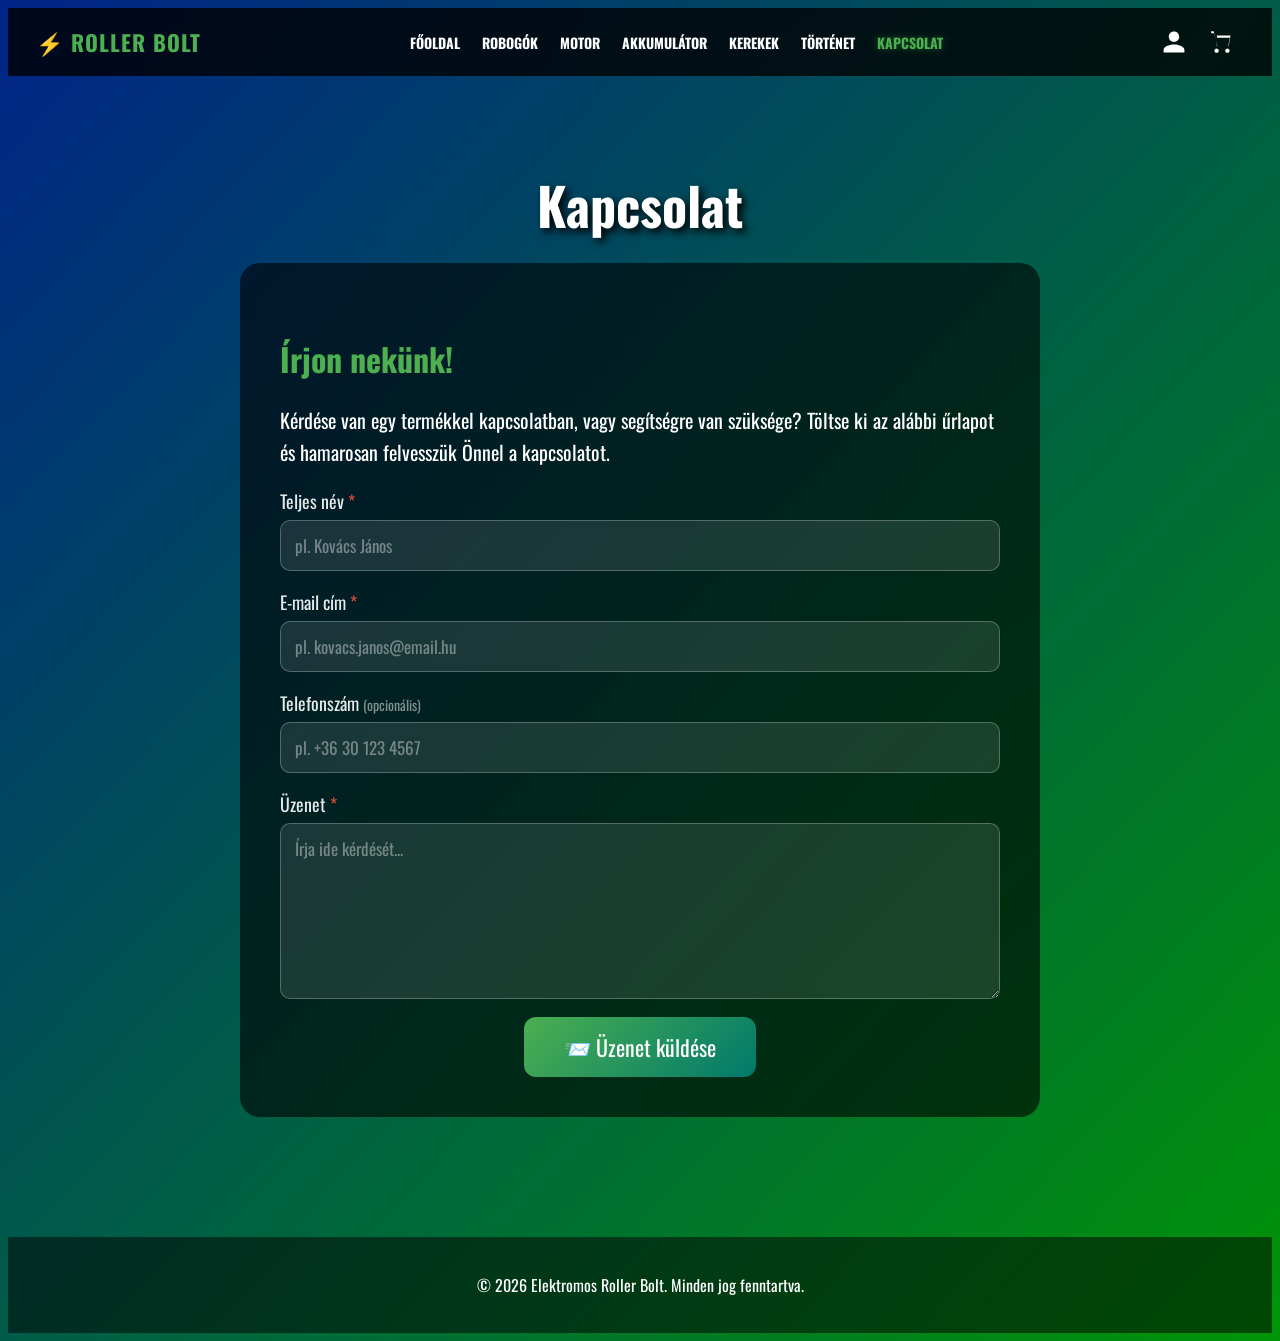
<file: contact.html>
<!DOCTYPE html>
<html lang="hu">

<head>
    <meta charset="UTF-8">
    <meta name="viewport" content="width=device-width, initial-scale=1.0">
    <link rel="preconnect" href="https://fonts.googleapis.com">
    <link rel="preconnect" href="https://fonts.gstatic.com" crossorigin>
    <link href="https://fonts.googleapis.com/css2?family=Oswald:wght@200..700&display=swap" rel="stylesheet">
    <link rel="stylesheet" href="styles.css">
    <title>Kapcsolat - Elektromos Roller Bolt</title>
</head>

<body>
    <nav>
        <a href="index.html" class="nav-brand">⚡ ROLLER BOLT</a>
        <div class="nav-links">
            <a href="index.html">FŐOLDAL</a>
            <a href="robogok.html">ROBOGÓK</a>
            <a href="motorok.html">MOTOR</a>
            <a href="aksik.html">AKKUMULÁTOR</a>
            <a href="kerekek.html">KEREKEK</a>
            <a href="tortenelem.html">TÖRTÉNET</a>
            <a href="contact.php" class="active">KAPCSOLAT</a>
        </div>
        <div class="nav-icons">
            <div class="nav-profile-wrap">
                <button class="nav-icon-btn" aria-label="Profil">
                    <svg xmlns="http://www.w3.org/2000/svg" viewBox="0 0 24 24" fill="currentColor" width="26" height="26"><path d="M12 12c2.7 0 4.8-2.1 4.8-4.8S14.7 2.4 12 2.4 7.2 4.5 7.2 7.2 9.3 12 12 12zm0 2.4c-3.2 0-9.6 1.6-9.6 4.8v2.4h19.2v-2.4c0-3.2-6.4-4.8-9.6-4.8z"/></svg>
                </button>
                <div class="profile-dropdown" id="auth-links">
                    <a href="login.php">Belépés</a>
                    <a href="signup.php">Regisztráció</a>
                </div>
            </div>
            <a href="cart.html" class="nav-icon-btn cart-icon-btn" aria-label="Kosár">
                <svg xmlns="http://www.w3.org/2000/svg" viewBox="0 0 24 24" fill="currentColor" width="26" height="26"><path d="M7 18c-1.1 0-2 .9-2 2s.9 2 2 2 2-.9 2-2-.9-2-2-2zm10 0c-1.1 0-2 .9-2 2s.9 2 2 2 2-.9 2-2-.9-2-2-2zM7.2 14.2L5 4H2V2H4.3l.8 3.2L7.8 16H18l1.7-8H7.5l-.3-2h12.6l-2.2 10H7.2z"/></svg>
                <span id="cart-count"></span>
            </a>
        </div>
    </nav>
    <main>
        <h1>Kapcsolat</h1>

        <div class="info-box checkout-form-box">
            <div id="contact-success" class="form-success" style="display:none;">
                <h2>✅ Üzenetét megkaptuk!</h2>
                <p>Köszönjük megkeresését! Hamarosan felvesszük Önnel a kapcsolatot.</p>
                <a href="index.html" class="btn-checkout" style="display:inline-block;text-decoration:none;margin-top:10px;">Vissza a főoldalra</a>
            </div>

            <div id="contact-form-wrap">
                <div class="info-content">
                    <h2>Írjon nekünk!</h2>
                    <p>Kérdése van egy termékkel kapcsolatban, vagy segítségre van szüksége? Töltse ki az alábbi
                        űrlapot és hamarosan felvesszük Önnel a kapcsolatot.</p>
                </div>

                <div id="form-errors" class="form-errors" style="display:none;">
                    <ul id="error-list"></ul>
                </div>

                <form id="contact-form" class="php-form" novalidate>
                    <div class="form-group">
                        <label for="name">Teljes név <span class="required">*</span></label>
                        <input type="text" id="name" name="name" required maxlength="100"
                            placeholder="pl. Kovács János">
                    </div>

                    <div class="form-group">
                        <label for="email">E-mail cím <span class="required">*</span></label>
                        <input type="email" id="email" name="email" required
                            placeholder="pl. kovacs.janos@email.hu">
                    </div>

                    <div class="form-group">
                        <label for="phone">Telefonszám <span class="optional">(opcionális)</span></label>
                        <input type="tel" id="phone" name="phone" maxlength="30"
                            placeholder="pl. +36 30 123 4567">
                    </div>

                    <div class="form-group">
                        <label for="message">Üzenet <span class="required">*</span></label>
                        <textarea id="message" name="message" required maxlength="2000" rows="6"
                            placeholder="Írja ide kérdését..."></textarea>
                    </div>

                    <button type="submit" class="btn-checkout">📨 Üzenet küldése</button>
                </form>
            </div>
        </div>
    </main>
    <footer>
        <p>&copy; 2026 Elektromos Roller Bolt. Minden jog fenntartva.</p>
    </footer>
    <div id="toast"></div>
    <script src="cart.js"></script>
    <script>
        document.getElementById('contact-form').addEventListener('submit', function (e) {
            e.preventDefault();

            var errors = [];
            var name = document.getElementById('name').value.trim();
            var email = document.getElementById('email').value.trim();
            var phone = document.getElementById('phone').value.trim();
            var message = document.getElementById('message').value.trim();

            if (name === '') {
                errors.push('A név megadása kötelező.');
            } else if (name.length > 100) {
                errors.push('A név túl hosszú (max. 100 karakter).');
            }

            var emailRegex = /^[^\s@]+@[^\s@]+\.[^\s@]+$/;
            if (email === '' || !emailRegex.test(email)) {
                errors.push('Érvényes e-mail cím szükséges.');
            }

            if (phone !== '' && !/^[\d\s+\-()\/.]{6,30}$/.test(phone)) {
                errors.push('Érvénytelen telefonszám formátum.');
            }

            if (message === '') {
                errors.push('Az üzenet megadása kötelező.');
            } else if (message.length > 2000) {
                errors.push('Az üzenet túl hosszú (max. 2000 karakter).');
            }

            var errorsDiv = document.getElementById('form-errors');
            var errorList = document.getElementById('error-list');

            if (errors.length > 0) {
                errorList.innerHTML = errors.map(function (err) {
                    return '<li>' + err.replace(/&/g, '&amp;').replace(/</g, '&lt;').replace(/>/g, '&gt;') + '</li>';
                }).join('');
                errorsDiv.style.display = 'block';
                return;
            }

            errorsDiv.style.display = 'none';
            document.getElementById('contact-form-wrap').style.display = 'none';
            document.getElementById('contact-success').style.display = 'block';
        });
    </script>
</body>

</html>
</file>
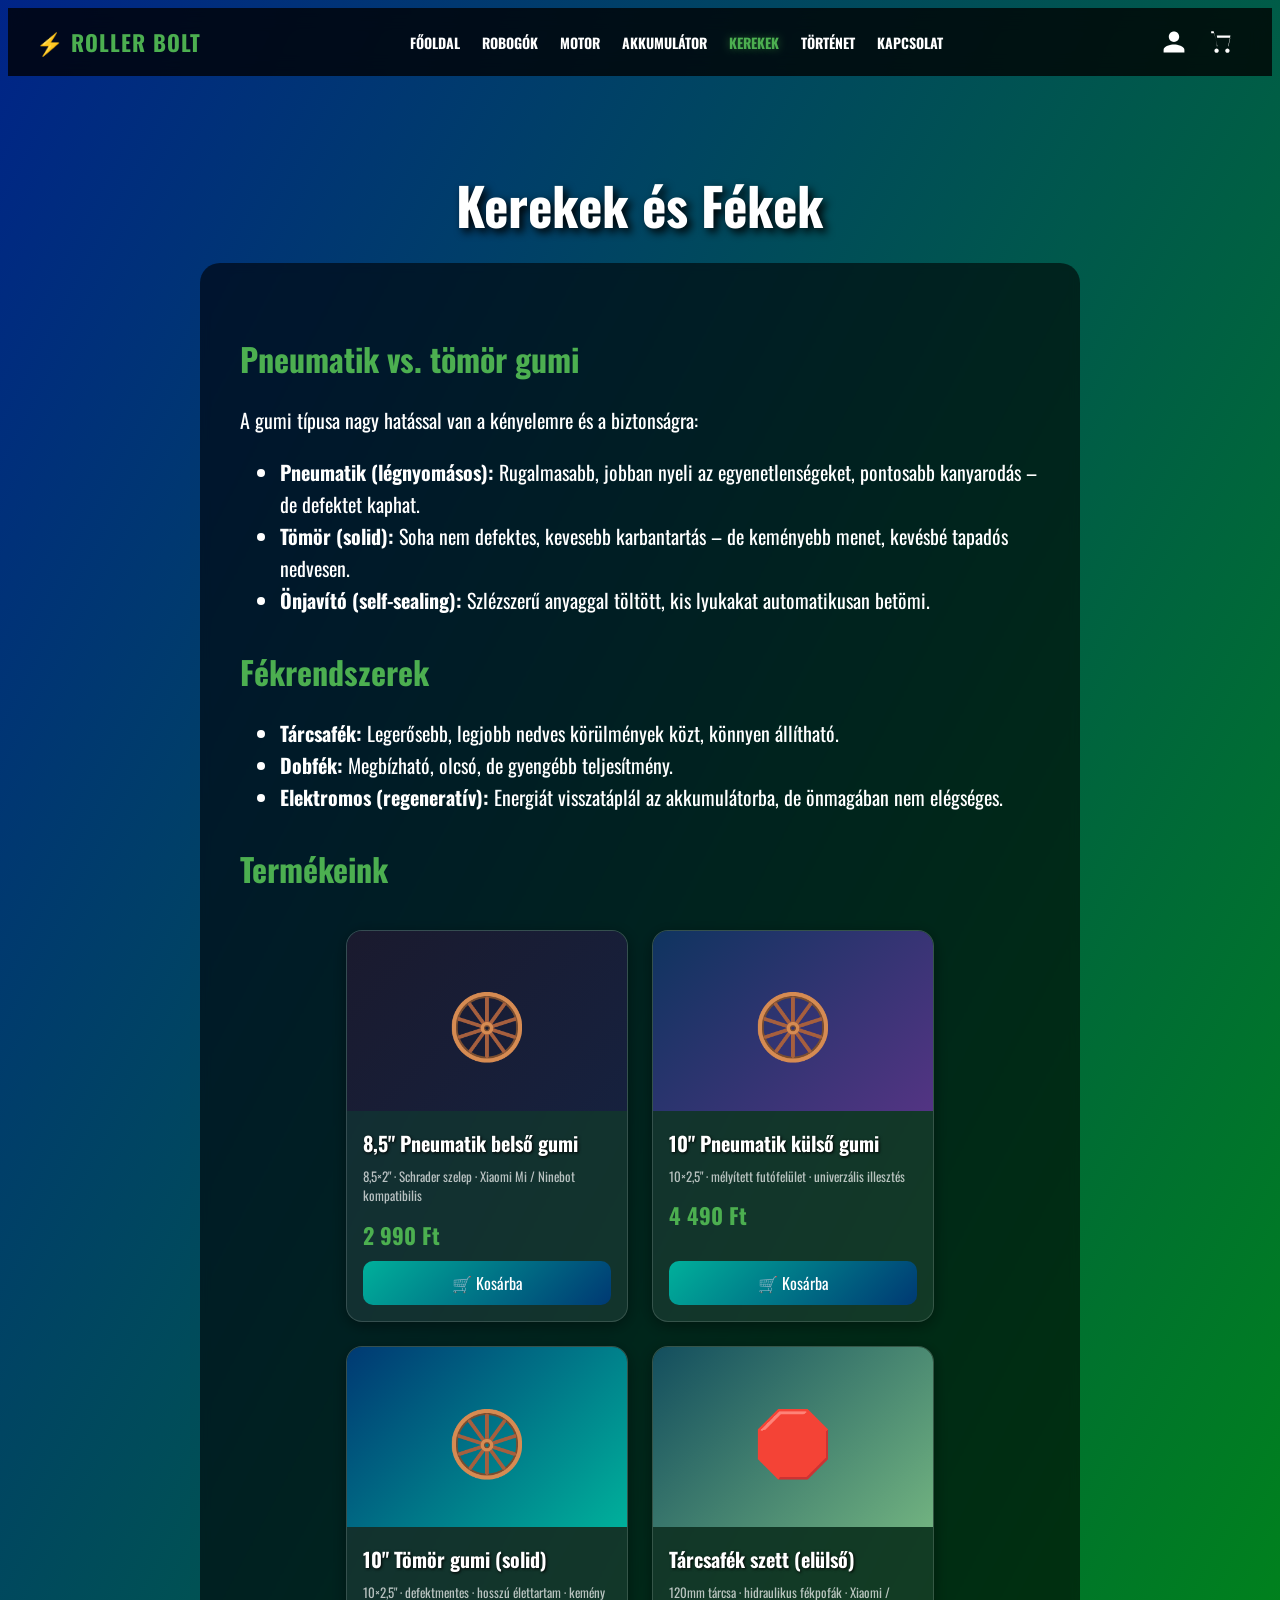
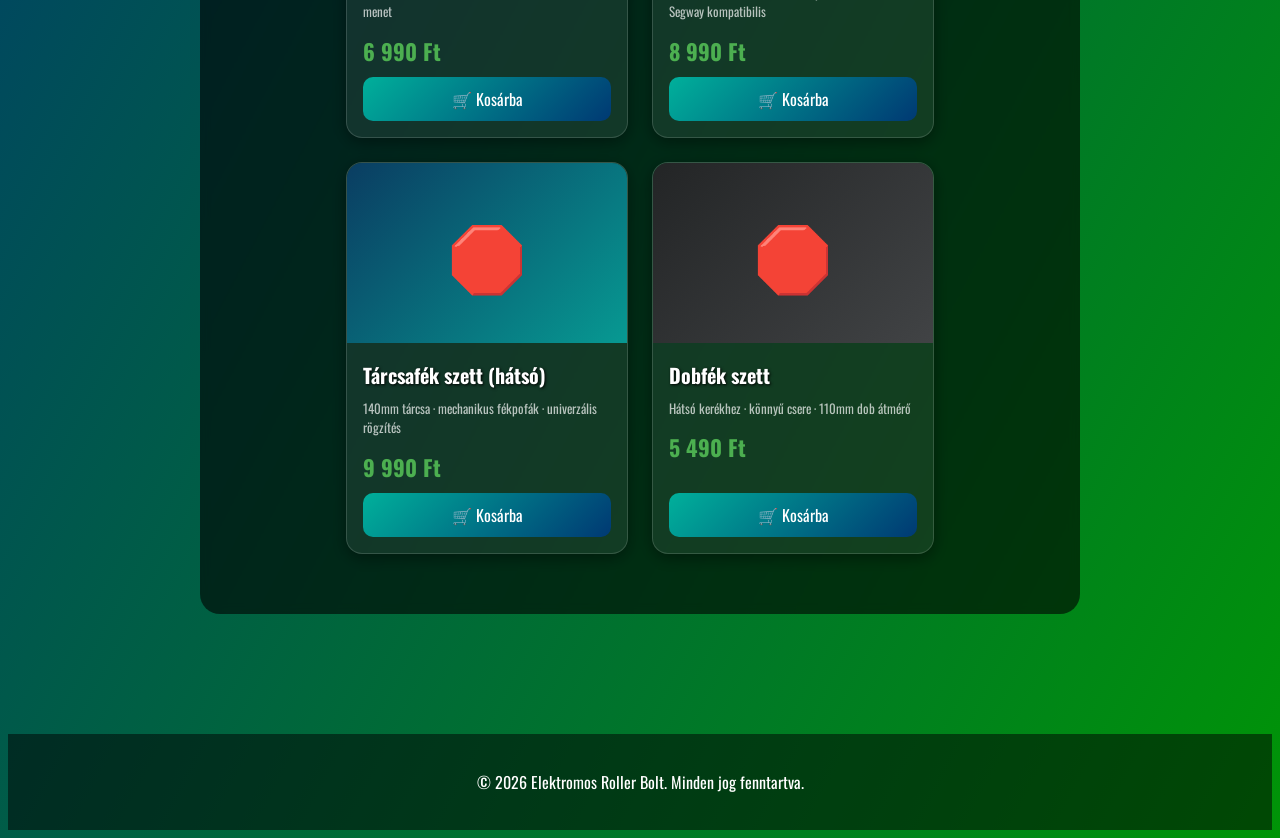
<file: kerekek.html>
<!DOCTYPE html>
<html lang="hu">

<head>
    <meta charset="UTF-8">
    <meta name="viewport" content="width=device-width, initial-scale=1.0">
    <link rel="preconnect" href="https://fonts.googleapis.com">
    <link rel="preconnect" href="https://fonts.gstatic.com" crossorigin>
    <link href="https://fonts.googleapis.com/css2?family=Oswald:wght@200..700&display=swap" rel="stylesheet">
    <link rel="stylesheet" href="styles.css">
    <title>Kerekek és Fékek</title>
</head>

<body>
    <nav>
        <a href="index.html" class="nav-brand">⚡ ROLLER BOLT</a>
        <div class="nav-links">
            <a href="index.html">FŐOLDAL</a>
            <a href="robogok.html">ROBOGÓK</a>
            <a href="motorok.html">MOTOR</a>
            <a href="aksik.html">AKKUMULÁTOR</a>
            <a href="kerekek.html" class="active">KEREKEK</a>
            <a href="tortenelem.html">TÖRTÉNET</a>
            <a href="contact.php">KAPCSOLAT</a>
        </div>
        <div class="nav-icons">
            <div class="nav-profile-wrap">
                <button class="nav-icon-btn" aria-label="Profil">
                    <svg xmlns="http://www.w3.org/2000/svg" viewBox="0 0 24 24" fill="currentColor" width="26" height="26"><path d="M12 12c2.7 0 4.8-2.1 4.8-4.8S14.7 2.4 12 2.4 7.2 4.5 7.2 7.2 9.3 12 12 12zm0 2.4c-3.2 0-9.6 1.6-9.6 4.8v2.4h19.2v-2.4c0-3.2-6.4-4.8-9.6-4.8z"/></svg>
                </button>
                <div class="profile-dropdown" id="auth-links">
                    <a href="login.php">Belépés</a>
                    <a href="signup.php">Regisztráció</a>
                </div>
            </div>
            <a href="cart.html" class="nav-icon-btn cart-icon-btn" aria-label="Kosár">
                <svg xmlns="http://www.w3.org/2000/svg" viewBox="0 0 24 24" fill="currentColor" width="26" height="26"><path d="M7 18c-1.1 0-2 .9-2 2s.9 2 2 2 2-.9 2-2-.9-2-2-2zm10 0c-1.1 0-2 .9-2 2s.9 2 2 2 2-.9 2-2-.9-2-2-2zM7.2 14.2L5 4H2V2H4.3l.8 3.2L7.8 16H18l1.7-8H7.5l-.3-2h12.6l-2.2 10H7.2z"/></svg>
                <span id="cart-count"></span>
            </a>
        </div>
    </nav>
    <main>
        <h1>Kerekek és Fékek</h1>

        <div class="info-box">
            <div class="info-content">
                <h2>Pneumatik vs. tömör gumi</h2>
                <p>A gumi típusa nagy hatással van a kényelemre és a biztonságra:</p>
                <ul>
                    <li><strong>Pneumatik (légnyomásos):</strong> Rugalmasabb, jobban nyeli az egyenetlenségeket,
                        pontosabb kanyarodás – de defektet kaphat.</li>
                    <li><strong>Tömör (solid):</strong> Soha nem defektes, kevesebb karbantartás – de keményebb menet,
                        kevésbé tapadós nedvesen.</li>
                    <li><strong>Önjavító (self-sealing):</strong> Szlézszerű anyaggal töltött, kis lyukakat
                        automatikusan betömi.</li>
                </ul>

                <h2>Fékrendszerek</h2>
                <ul>
                    <li><strong>Tárcsafék:</strong> Legerősebb, legjobb nedves körülmények közt, könnyen állítható.</li>
                    <li><strong>Dobfék:</strong> Megbízható, olcsó, de gyengébb teljesítmény.</li>
                    <li><strong>Elektromos (regeneratív):</strong> Energiát visszatáplál az akkumulátorba, de önmagában nem elégséges.</li>
                </ul>

                <h2>Termékeink</h2>
                <div class="product-grid">
                    <div class="product-card">
                        <div class="product-card-image" style="background: linear-gradient(135deg, #1a1a2e, #16213e);">🛞</div>
                        <div class="product-card-body">
                            <h3>8,5" Pneumatik belső gumi</h3>
                            <p class="specs">8,5×2" · Schrader szelep · Xiaomi Mi / Ninebot kompatibilis</p>
                            <p class="price">2 990 Ft</p>
                            <button class="btn-cart" onclick="addToCart('8,5&quot; Pneumatik belső gumi', 2990)">🛒 Kosárba</button>
                        </div>
                    </div>
                    <div class="product-card">
                        <div class="product-card-image" style="background: linear-gradient(135deg, #0f3460, #533483);">🛞</div>
                        <div class="product-card-body">
                            <h3>10" Pneumatik külső gumi</h3>
                            <p class="specs">10×2,5" · mélyített futófelület · univerzális illesztés</p>
                            <p class="price">4 490 Ft</p>
                            <button class="btn-cart" onclick="addToCart('10&quot; Pneumatik külső gumi', 4490)">🛒 Kosárba</button>
                        </div>
                    </div>
                    <div class="product-card">
                        <div class="product-card-image" style="background: linear-gradient(135deg, #003973, #00b09b);">🛞</div>
                        <div class="product-card-body">
                            <h3>10" Tömör gumi (solid)</h3>
                            <p class="specs">10×2,5" · defektmentes · hosszú élettartam · kemény menet</p>
                            <p class="price">6 990 Ft</p>
                            <button class="btn-cart" onclick="addToCart('10&quot; Tömör gumi', 6990)">🛒 Kosárba</button>
                        </div>
                    </div>
                    <div class="product-card">
                        <div class="product-card-image" style="background: linear-gradient(135deg, #134e5e, #71b280);">🛑</div>
                        <div class="product-card-body">
                            <h3>Tárcsafék szett (elülső)</h3>
                            <p class="specs">120mm tárcsa · hidraulikus fékpofák · Xiaomi / Segway kompatibilis</p>
                            <p class="price">8 990 Ft</p>
                            <button class="btn-cart" onclick="addToCart('Tárcsafék szett elülső', 8990)">🛒 Kosárba</button>
                        </div>
                    </div>
                    <div class="product-card">
                        <div class="product-card-image" style="background: linear-gradient(135deg, #0a3d62, #079992);">🛑</div>
                        <div class="product-card-body">
                            <h3>Tárcsafék szett (hátsó)</h3>
                            <p class="specs">140mm tárcsa · mechanikus fékpofák · univerzális rögzítés</p>
                            <p class="price">9 990 Ft</p>
                            <button class="btn-cart" onclick="addToCart('Tárcsafék szett hátsó', 9990)">🛒 Kosárba</button>
                        </div>
                    </div>
                    <div class="product-card">
                        <div class="product-card-image" style="background: linear-gradient(135deg, #232526, #414345);">🛑</div>
                        <div class="product-card-body">
                            <h3>Dobfék szett</h3>
                            <p class="specs">Hátsó kerékhez · könnyű csere · 110mm dob átmérő</p>
                            <p class="price">5 490 Ft</p>
                            <button class="btn-cart" onclick="addToCart('Dobfék szett', 5490)">🛒 Kosárba</button>
                        </div>
                    </div>
                </div>
            </div>
        </div>
    </main>
    <footer>
        <p>&copy; 2026 Elektromos Roller Bolt. Minden jog fenntartva.</p>
    </footer>
    <div id="toast"></div>
    <script src="cart.js"></script>
</body>

</html>
</file>
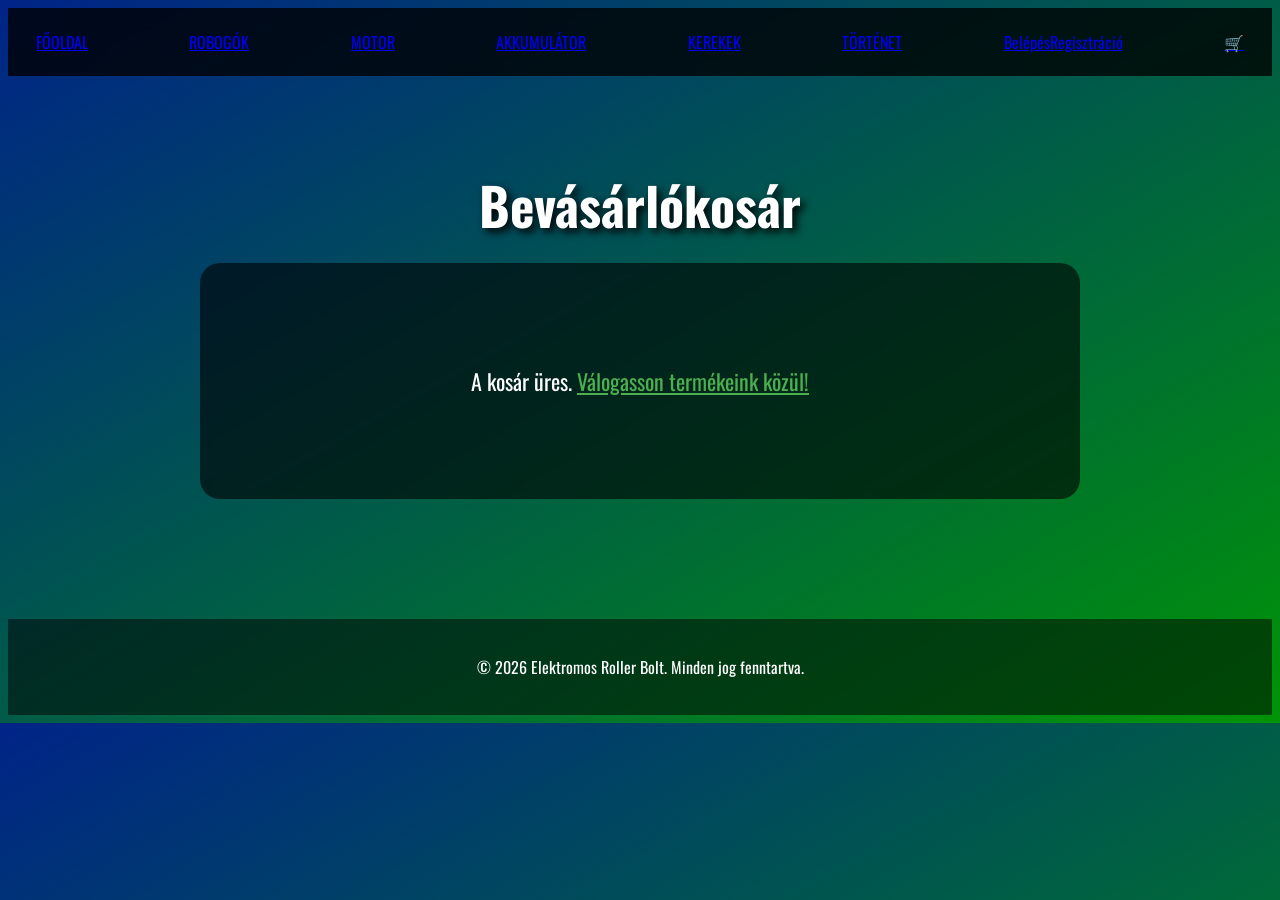
<file: kosar.html>
<!DOCTYPE html>
<html lang="hu">

<head>
    <meta charset="UTF-8">
    <meta name="viewport" content="width=device-width, initial-scale=1.0">
    <link rel="preconnect" href="https://fonts.googleapis.com">
    <link rel="preconnect" href="https://fonts.gstatic.com" crossorigin>
    <link href="https://fonts.googleapis.com/css2?family=Oswald:wght@200..700&display=swap" rel="stylesheet">
    <link rel="stylesheet" href="styles.css">
    <title>Bevásárlókosár</title>
</head>

<body>
    <nav>
        <a href="index.html">FŐOLDAL</a>
        <a href="robogok.html">ROBOGÓK</a>
        <a href="motorok.html" class="active">MOTOR</a>
        <a href="aksik.html">AKKUMULÁTOR</a>
        <a href="kerekek.html">KEREKEK</a>
        <a href="tortenelem.html">TÖRTÉNET</a>
        <a href="cart.html">🛒 <span id="cart-count"></span></a>
    </nav>
    <main>
        <h1>Bevásárlókosár</h1>
        <div class="info-box" id="cart-container">
        </div>
    </main>
    <footer>
        <p>&copy; 2026 Elektromos Roller Bolt. Minden jog fenntartva.</p>
    </footer>
    <div id="toast"></div>
    <script src="cart.js"></script>
    <script>
        function escapeHtml(str) {
            return str
                .replace(/&/g, '&amp;')
                .replace(/</g, '&lt;')
                .replace(/>/g, '&gt;')
                .replace(/"/g, '&quot;')
                .replace(/'/g, '&#039;');
        }

        function removeFromCart(name) {
            let cart = JSON.parse(localStorage.getItem('cart') || '[]');
            cart = cart.filter(function(item) { return item.name !== name; });
            localStorage.setItem('cart', JSON.stringify(cart));
            updateCartCount();
            renderCart();
        }

        function formatPrice(p) {
            return p.toString().replace(/\B(?=(\d{3})+(?!\d))/g, '\u00a0') + ' Ft';
        }

        function renderCart() {
            const cart = JSON.parse(localStorage.getItem('cart') || '[]');
            const container = document.getElementById('cart-container');

            if (cart.length === 0) {
                container.innerHTML = '<p style="font-size:22px; text-align:center; padding:40px;">A kosár üres. <a href="index.html" style="color:#4CAF50;">Válogasson termékeink közül!</a></p>';
                return;
            }

            const total = cart.reduce(function(sum, item) { return sum + item.price * item.qty; }, 0);

            let rows = '';
            cart.forEach(function(item) {
                rows += '<tr>'
                    + '<td>' + escapeHtml(item.name) + '</td>'
                    + '<td>' + item.qty + ' db</td>'
                    + '<td>' + formatPrice(item.price) + '</td>'
                    + '<td>' + formatPrice(item.price * item.qty) + '</td>'
                    + '<td><button class="btn-remove" data-name="' + escapeHtml(item.name) + '">Eltávolít</button></td>'
                    + '</tr>';
            });

            container.innerHTML =
                '<table class="cart-table">'
                + '<thead><tr><th>Termék</th><th>Mennyiség</th><th>Egységár</th><th>Összesen</th><th></th></tr></thead>'
                + '<tbody>' + rows + '</tbody>'
                + '</table>'
                + '<p class="cart-total">Végösszeg: ' + formatPrice(total) + '</p>'
                + '<button class="btn-checkout" id="checkout-btn">Megrendelés</button>';

            document.querySelectorAll('.btn-remove').forEach(function(btn) {
                btn.addEventListener('click', function() {
                    removeFromCart(btn.dataset.name);
                });
            });

            const checkoutBtn = document.getElementById('checkout-btn');
            if (checkoutBtn) {
                checkoutBtn.addEventListener('click', checkout);
            }
        }

        function checkout() {
            localStorage.removeItem('cart');
            updateCartCount();
            const container = document.getElementById('cart-container');
            container.innerHTML = '<p style="font-size:22px; text-align:center; padding:40px; color:#4CAF50;">✅ Köszönjük a rendelést! Hamarosan felvesszük Önnel a kapcsolatot.</p>';
        }

        renderCart();
    </script>
</body>

</html>
</file>
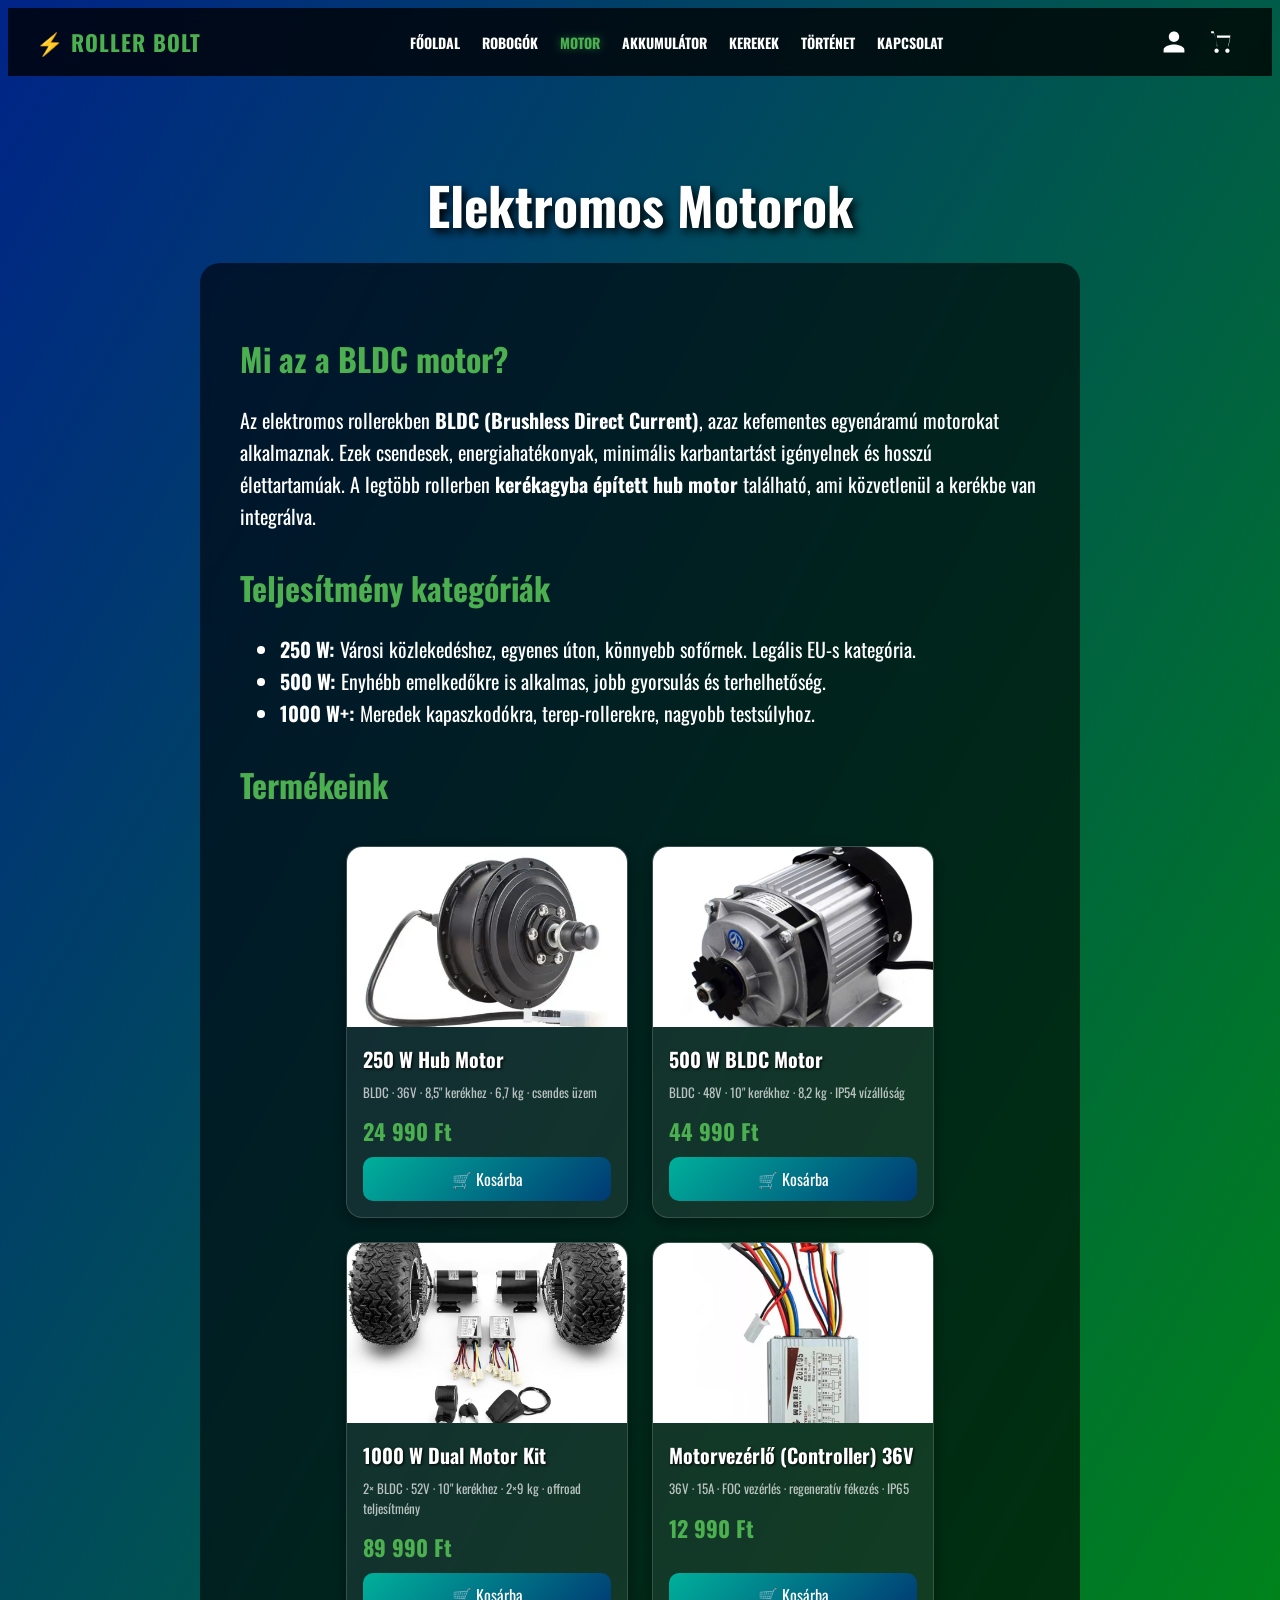
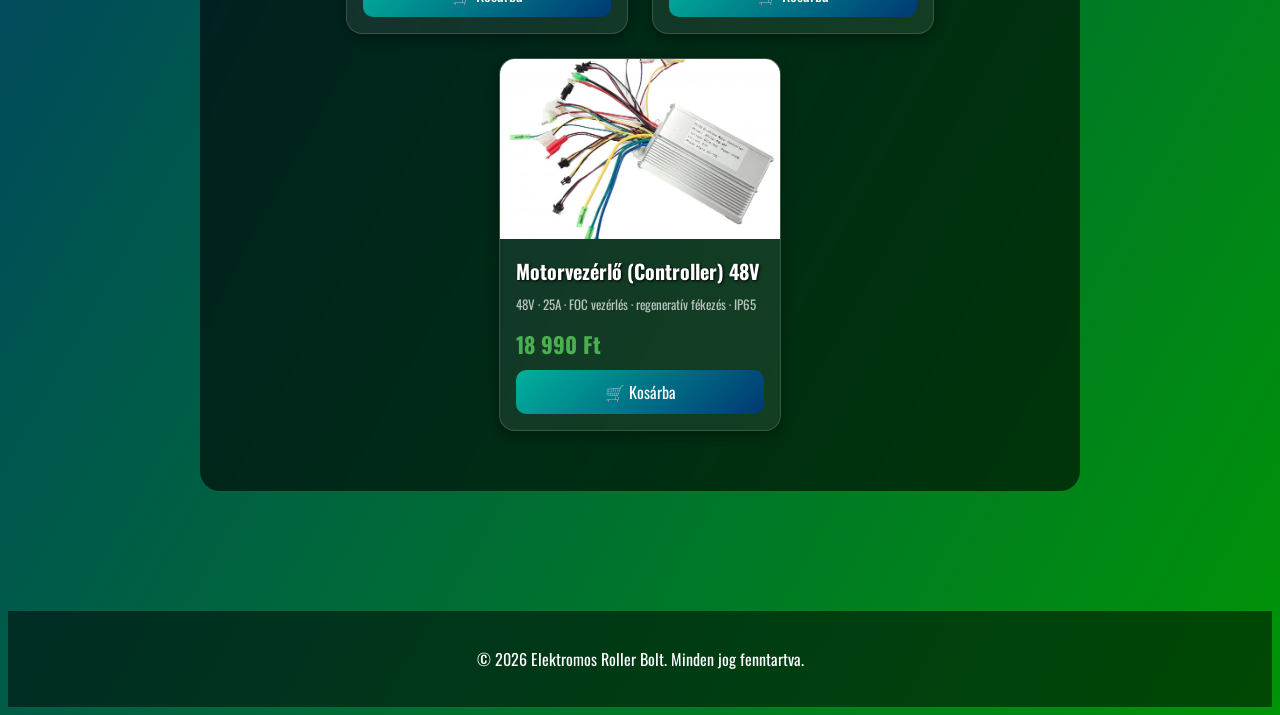
<file: motorok.html>
<!DOCTYPE html>
<html lang="hu">

<head>
    <meta charset="UTF-8">
    <meta name="viewport" content="width=device-width, initial-scale=1.0">
    <link rel="preconnect" href="https://fonts.googleapis.com">
    <link rel="preconnect" href="https://fonts.gstatic.com" crossorigin>
    <link href="https://fonts.googleapis.com/css2?family=Oswald:wght@200..700&display=swap" rel="stylesheet">
    <link rel="stylesheet" href="styles.css">
    <title>Motor - Elektromos Hajtás Alkatrészek</title>
</head>

<body>
    <nav>
        <a href="index.html" class="nav-brand">⚡ ROLLER BOLT</a>
        <div class="nav-links">
            <a href="index.html">FŐOLDAL</a>
            <a href="robogok.html">ROBOGÓK</a>
            <a href="motorok.html" class="active">MOTOR</a>
            <a href="aksik.html">AKKUMULÁTOR</a>
            <a href="kerekek.html">KEREKEK</a>
            <a href="tortenelem.html">TÖRTÉNET</a>
            <a href="contact.php">KAPCSOLAT</a>
        </div>
        <div class="nav-icons">
            <div class="nav-profile-wrap">
                <button class="nav-icon-btn" aria-label="Profil">
                    <svg xmlns="http://www.w3.org/2000/svg" viewBox="0 0 24 24" fill="currentColor" width="26" height="26"><path d="M12 12c2.7 0 4.8-2.1 4.8-4.8S14.7 2.4 12 2.4 7.2 4.5 7.2 7.2 9.3 12 12 12zm0 2.4c-3.2 0-9.6 1.6-9.6 4.8v2.4h19.2v-2.4c0-3.2-6.4-4.8-9.6-4.8z"/></svg>
                </button>
                <div class="profile-dropdown" id="auth-links">
                    <a href="login.php">Belépés</a>
                    <a href="signup.php">Regisztráció</a>
                </div>
            </div>
            <a href="cart.html" class="nav-icon-btn cart-icon-btn" aria-label="Kosár">
                <svg xmlns="http://www.w3.org/2000/svg" viewBox="0 0 24 24" fill="currentColor" width="26" height="26"><path d="M7 18c-1.1 0-2 .9-2 2s.9 2 2 2 2-.9 2-2-.9-2-2-2zm10 0c-1.1 0-2 .9-2 2s.9 2 2 2 2-.9 2-2-.9-2-2-2zM7.2 14.2L5 4H2V2H4.3l.8 3.2L7.8 16H18l1.7-8H7.5l-.3-2h12.6l-2.2 10H7.2z"/></svg>
                <span id="cart-count"></span>
            </a>
        </div>
    </nav>
    <main>
        <h1>Elektromos Motorok</h1>

        <div class="info-box">
            <div class="info-content">
                <h2>Mi az a BLDC motor?</h2>
                <p>Az elektromos rollerekben <strong>BLDC (Brushless Direct Current)</strong>, azaz kefementes
                    egyenáramú motorokat alkalmaznak. Ezek csendesek, energiahatékonyak, minimális karbantartást
                    igényelnek és hosszú élettartamúak. A legtöbb rollerben <strong>kerékagyba épített
                    hub motor</strong> található, ami közvetlenül a kerékbe van integrálva.</p>

                <h2>Teljesítmény kategóriák</h2>
                <ul>
                    <li><strong>250 W:</strong> Városi közlekedéshez, egyenes úton, könnyebb sofőrnek. Legális EU-s kategória.</li>
                    <li><strong>500 W:</strong> Enyhébb emelkedőkre is alkalmas, jobb gyorsulás és terhelhetőség.</li>
                    <li><strong>1000 W+:</strong> Meredek kapaszkodókra, terep-rollerekre, nagyobb testsúlyhoz.</li>
                </ul>

                <h2>Termékeink</h2>
                <div class="product-grid">
                    <div class="product-card">
                        <div class="product-card-image" style="background: linear-gradient(135deg, #0f0c29, #302b63);"><img src="36v250w.jpg" alt=""></div>
                        <div class="product-card-body">
                            <h3>250 W Hub Motor</h3>
                            <p class="specs">BLDC · 36V · 8,5" kerékhez · 6,7 kg · csendes üzem</p>
                            <p class="price">24 990 Ft</p>
                            <button class="btn-cart" onclick="addToCart('250 W Hub Motor', 24990)">🛒 Kosárba</button>
                        </div>
                    </div>
                    <div class="product-card">
                        <div class="product-card-image" style="background: linear-gradient(135deg, #232526, #414345);"><img src="Sd499803cab4c49db93bd73639f073fe0n.jpg" alt=""></div>
                        <div class="product-card-body">
                            <h3>500 W BLDC Motor</h3>
                            <p class="specs">BLDC · 48V · 10" kerékhez · 8,2 kg · IP54 vízállóság</p>
                            <p class="price">44 990 Ft</p>
                            <button class="btn-cart" onclick="addToCart('500 W BLDC Motor', 44990)">🛒 Kosárba</button>
                        </div>
                    </div>
                    <div class="product-card">
                        <div class="product-card-image" style="background: linear-gradient(135deg, #1a1a2e, #16213e);"><img src="61kCm4YUaFL._AC_UF894,1000_QL80_.jpg" alt=""></div>
                        <div class="product-card-body">
                            <h3>1000 W Dual Motor Kit</h3>
                            <p class="specs">2× BLDC · 52V · 10" kerékhez · 2×9 kg · offroad teljesítmény</p>
                            <p class="price">89 990 Ft</p>
                            <button class="btn-cart" onclick="addToCart('1000 W Dual Motor Kit', 89990)">🛒 Kosárba</button>
                        </div>
                    </div>
                    <div class="product-card">
                        <div class="product-card-image" style="background: linear-gradient(135deg, #0f3460, #533483);"><img src="40389787.jpg" alt=""></div>
                        <div class="product-card-body">
                            <h3>Motorvezérlő (Controller) 36V</h3>
                            <p class="specs">36V · 15A · FOC vezérlés · regeneratív fékezés · IP65</p>
                            <p class="price">12 990 Ft</p>
                            <button class="btn-cart" onclick="addToCart('Motorvezérlő 36V', 12990)">🛒 Kosárba</button>
                        </div>
                    </div>
                    <div class="product-card">
                        <div class="product-card-image" style="background: linear-gradient(135deg, #005c97, #363795);"><img src="elektromos-kerekpar-vezerlo-48v-500w-os-motorhoz~8401245.jpg" alt=""></div>
                        <div class="product-card-body">
                            <h3>Motorvezérlő (Controller) 48V</h3>
                            <p class="specs">48V · 25A · FOC vezérlés · regeneratív fékezés · IP65</p>
                            <p class="price">18 990 Ft</p>
                            <button class="btn-cart" onclick="addToCart('Motorvezérlő 48V', 18990)">🛒 Kosárba</button>
                        </div>
                    </div>
                </div>
            </div>
        </div>
    </main>
    <footer>
        <p>&copy; 2026 Elektromos Roller Bolt. Minden jog fenntartva.</p>
    </footer>
    <div id="toast"></div>
    <script src="cart.js"></script>
</body>

</html>
</file>
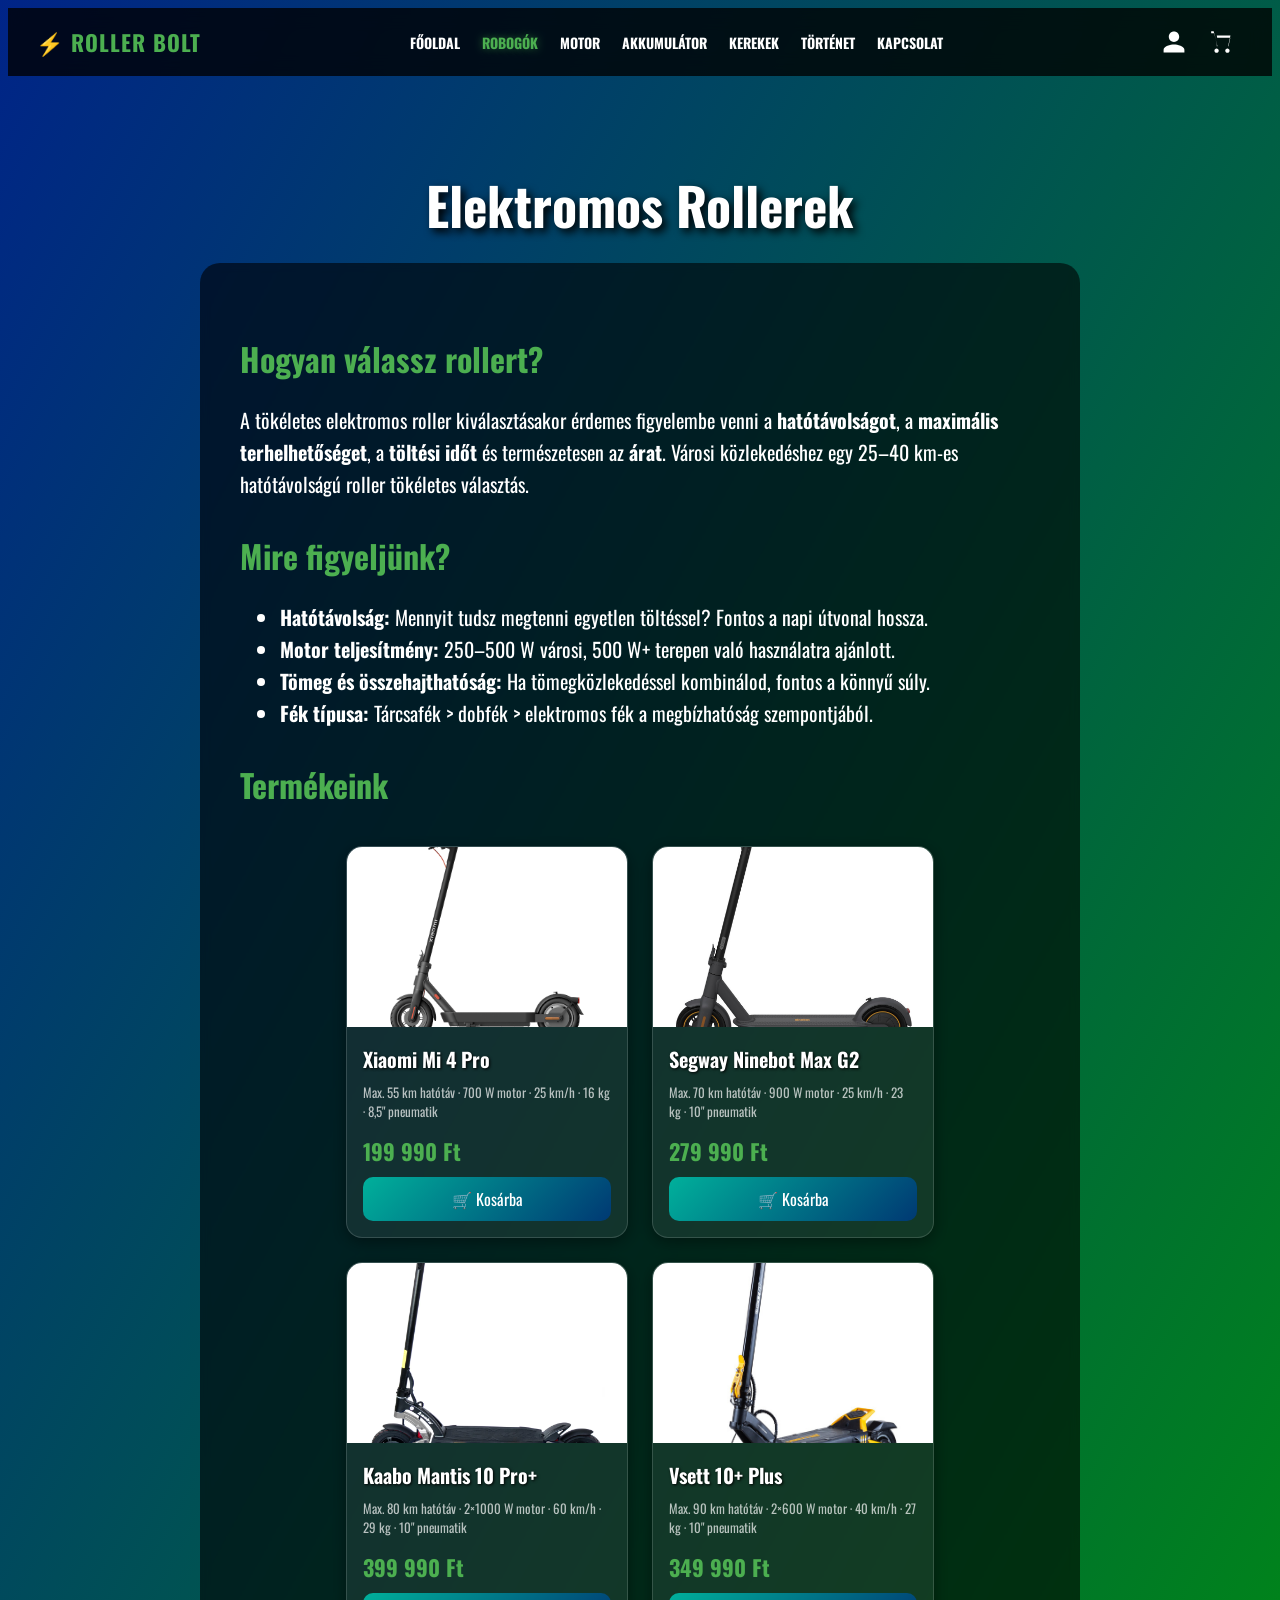
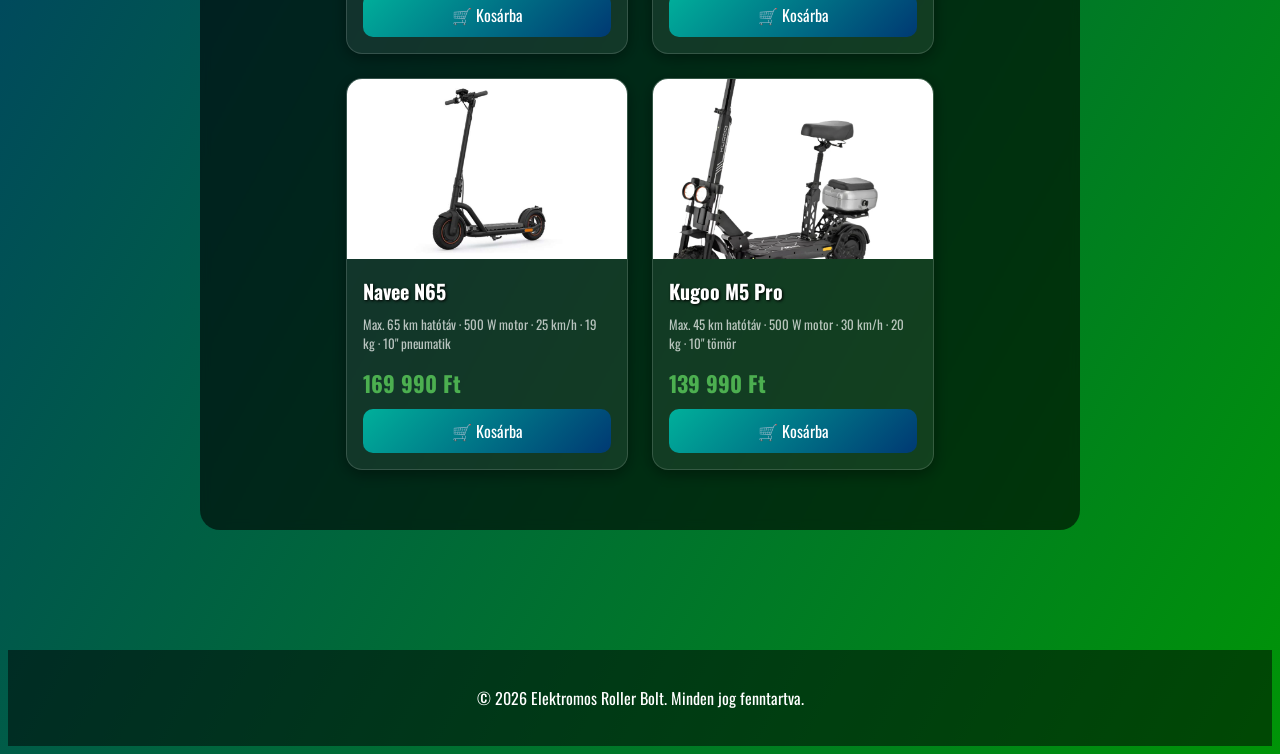
<file: robogok.html>
<!DOCTYPE html>
<html lang="hu">

<head>
    <meta charset="UTF-8">
    <meta name="viewport" content="width=device-width, initial-scale=1.0">
    <link rel="preconnect" href="https://fonts.googleapis.com">
    <link rel="preconnect" href="https://fonts.gstatic.com" crossorigin>
    <link href="https://fonts.googleapis.com/css2?family=Oswald:wght@200..700&display=swap" rel="stylesheet">
    <link rel="stylesheet" href="styles.css">
    <title>Robogók - Teljes Elektromos Rollerek</title>
</head>
<body>
    <nav>
        <a href="index.html" class="nav-brand">⚡ ROLLER BOLT</a>
        <div class="nav-links">
            <a href="index.html">FŐOLDAL</a>
            <a href="robogok.html" class="active">ROBOGÓK</a>
            <a href="motorok.html">MOTOR</a>
            <a href="aksik.html">AKKUMULÁTOR</a>
            <a href="kerekek.html">KEREKEK</a>
            <a href="tortenelem.html">TÖRTÉNET</a>
            <a href="contact.php">KAPCSOLAT</a>
        </div>
        <div class="nav-icons">
            <div class="nav-profile-wrap">
                <button class="nav-icon-btn" aria-label="Profil">
                    <svg xmlns="http://www.w3.org/2000/svg" viewBox="0 0 24 24" fill="currentColor" width="26" height="26"><path d="M12 12c2.7 0 4.8-2.1 4.8-4.8S14.7 2.4 12 2.4 7.2 4.5 7.2 7.2 9.3 12 12 12zm0 2.4c-3.2 0-9.6 1.6-9.6 4.8v2.4h19.2v-2.4c0-3.2-6.4-4.8-9.6-4.8z"/></svg>
                </button>
                <div class="profile-dropdown" id="auth-links">
                    <a href="login.php">Belépés</a>
                    <a href="signup.php">Regisztráció</a>
                </div>
            </div>
            <a href="cart.html" class="nav-icon-btn cart-icon-btn" aria-label="Kosár">
                <svg xmlns="http://www.w3.org/2000/svg" viewBox="0 0 24 24" fill="currentColor" width="26" height="26"><path d="M7 18c-1.1 0-2 .9-2 2s.9 2 2 2 2-.9 2-2-.9-2-2-2zm10 0c-1.1 0-2 .9-2 2s.9 2 2 2 2-.9 2-2-.9-2-2-2zM7.2 14.2L5 4H2V2H4.3l.8 3.2L7.8 16H18l1.7-8H7.5l-.3-2h12.6l-2.2 10H7.2z"/></svg>
                <span id="cart-count"></span>
            </a>
        </div>
    </nav>
    <main>
        <h1>Elektromos Rollerek</h1>

        <div class="info-box">
            <div class="info-content">
                <h2>Hogyan válassz rollert?</h2>
                <p>A tökéletes elektromos roller kiválasztásakor érdemes figyelembe venni a
                    <strong>hatótávolságot</strong>, a <strong>maximális terhelhetőséget</strong>, a
                    <strong>töltési időt</strong> és természetesen az <strong>árat</strong>. Városi
                    közlekedéshez egy 25–40 km-es hatótávolságú roller tökéletes választás.</p>

                <h2>Mire figyeljünk?</h2>
                <ul>
                    <li><strong>Hatótávolság:</strong> Mennyit tudsz megtenni egyetlen töltéssel? Fontos a napi útvonal hossza.</li>
                    <li><strong>Motor teljesítmény:</strong> 250–500 W városi, 500 W+ terepen való használatra ajánlott.</li>
                    <li><strong>Tömeg és összehajthatóság:</strong> Ha tömegközlekedéssel kombinálod, fontos a könnyű súly.</li>
                    <li><strong>Fék típusa:</strong> Tárcsafék > dobfék > elektromos fék a megbízhatóság szempontjából.</li>
                </ul>

                <h2>Termékeink</h2>
                <div class="product-grid">
                    <div class="product-card">
                        <div class="product-card-image" style="background: linear-gradient(135deg, #003973, #00b09b);"><img src="xiaomi4pro.jpg" alt=""></div>
                        <div class="product-card-body">
                            <h3>Xiaomi Mi 4 Pro</h3>
                            <p class="specs">Max. 55 km hatótáv · 700 W motor · 25 km/h · 16 kg · 8,5" pneumatik</p>
                            <p class="price">199 990 Ft</p>
                            <button class="btn-cart" onclick="addToCart('Xiaomi Mi 4 Pro', 199990)">🛒 Kosárba</button>
                        </div>
                    </div>
                    <div class="product-card">
                        <div class="product-card-image" style="background: linear-gradient(135deg, #134e5e, #71b280);"><img src="ninebot-segway-max-g30-ii.jpg" alt=""></div>
                        <div class="product-card-body">
                            <h3>Segway Ninebot Max G2</h3>
                            <p class="specs">Max. 70 km hatótáv · 900 W motor · 25 km/h · 23 kg · 10" pneumatik</p>
                            <p class="price">279 990 Ft</p>
                            <button class="btn-cart" onclick="addToCart('Segway Ninebot Max G2', 279990)">🛒 Kosárba</button>
                        </div>
                    </div>
                    <div class="product-card">
                        <div class="product-card-image" style="background: linear-gradient(135deg, #1a1a2e, #16213e);"><img src="kaboomantis.jpg" alt="" style="width: 100%; height: 100%; object-fit: cover;"></div>
                        <div class="product-card-body">
                            <h3>Kaabo Mantis 10 Pro+</h3>
                            <p class="specs">Max. 80 km hatótáv · 2×1000 W motor · 60 km/h · 29 kg · 10" pneumatik</p>
                            <p class="price">399 990 Ft</p>
                            <button class="btn-cart" onclick="addToCart('Kaabo Mantis 10 Pro+', 399990)">🛒 Kosárba</button>
                        </div>
                    </div>
                    <div class="product-card">
                        <div class="product-card-image" style="background: linear-gradient(135deg, #0f3460, #533483);"><img src="vsett-10-pls.jpg" alt=""></div>
                        <div class="product-card-body">
                            <h3>Vsett 10+ Plus</h3>
                            <p class="specs">Max. 90 km hatótáv · 2×600 W motor · 40 km/h · 27 kg · 10" pneumatik</p>
                            <p class="price">349 990 Ft</p>
                            <button class="btn-cart" onclick="addToCart('Vsett 10+ Plus', 349990)">🛒 Kosárba</button>
                        </div>
                    </div>
                    <div class="product-card">
                        <div class="product-card-image" style="background: linear-gradient(135deg, #005c97, #363795);"><img src="electric-scooter-navee-n65_78902632_1200x630.jpg" alt=""></div>
                        <div class="product-card-body">
                            <h3>Navee N65</h3>
                            <p class="specs">Max. 65 km hatótáv · 500 W motor · 25 km/h · 19 kg · 10" pneumatik</p>
                            <p class="price">169 990 Ft</p>
                            <button class="btn-cart" onclick="addToCart('Navee N65', 169990)">🛒 Kosárba</button>
                        </div>
                    </div>
                    <div class="product-card">
                        <div class="product-card-image" style="background: linear-gradient(135deg, #0a3d62, #079992);"><img src="kugoom5pro.jpg" alt=""></div>
                        <div class="product-card-body">
                            <h3>Kugoo M5 Pro</h3>
                            <p class="specs">Max. 45 km hatótáv · 500 W motor · 30 km/h · 20 kg · 10" tömör</p>
                            <p class="price">139 990 Ft</p>
                            <button class="btn-cart" onclick="addToCart('Kugoo M5 Pro', 139990)">🛒 Kosárba</button>
                        </div>
                    </div>
                </div>
            </div>
        </div>
    </main>
    <footer>
        <p>&copy; 2026 Elektromos Roller Bolt. Minden jog fenntartva.</p>
    </footer>
    <div id="toast"></div>
    <script src="cart.js"></script>
</body>

</html>
</file>
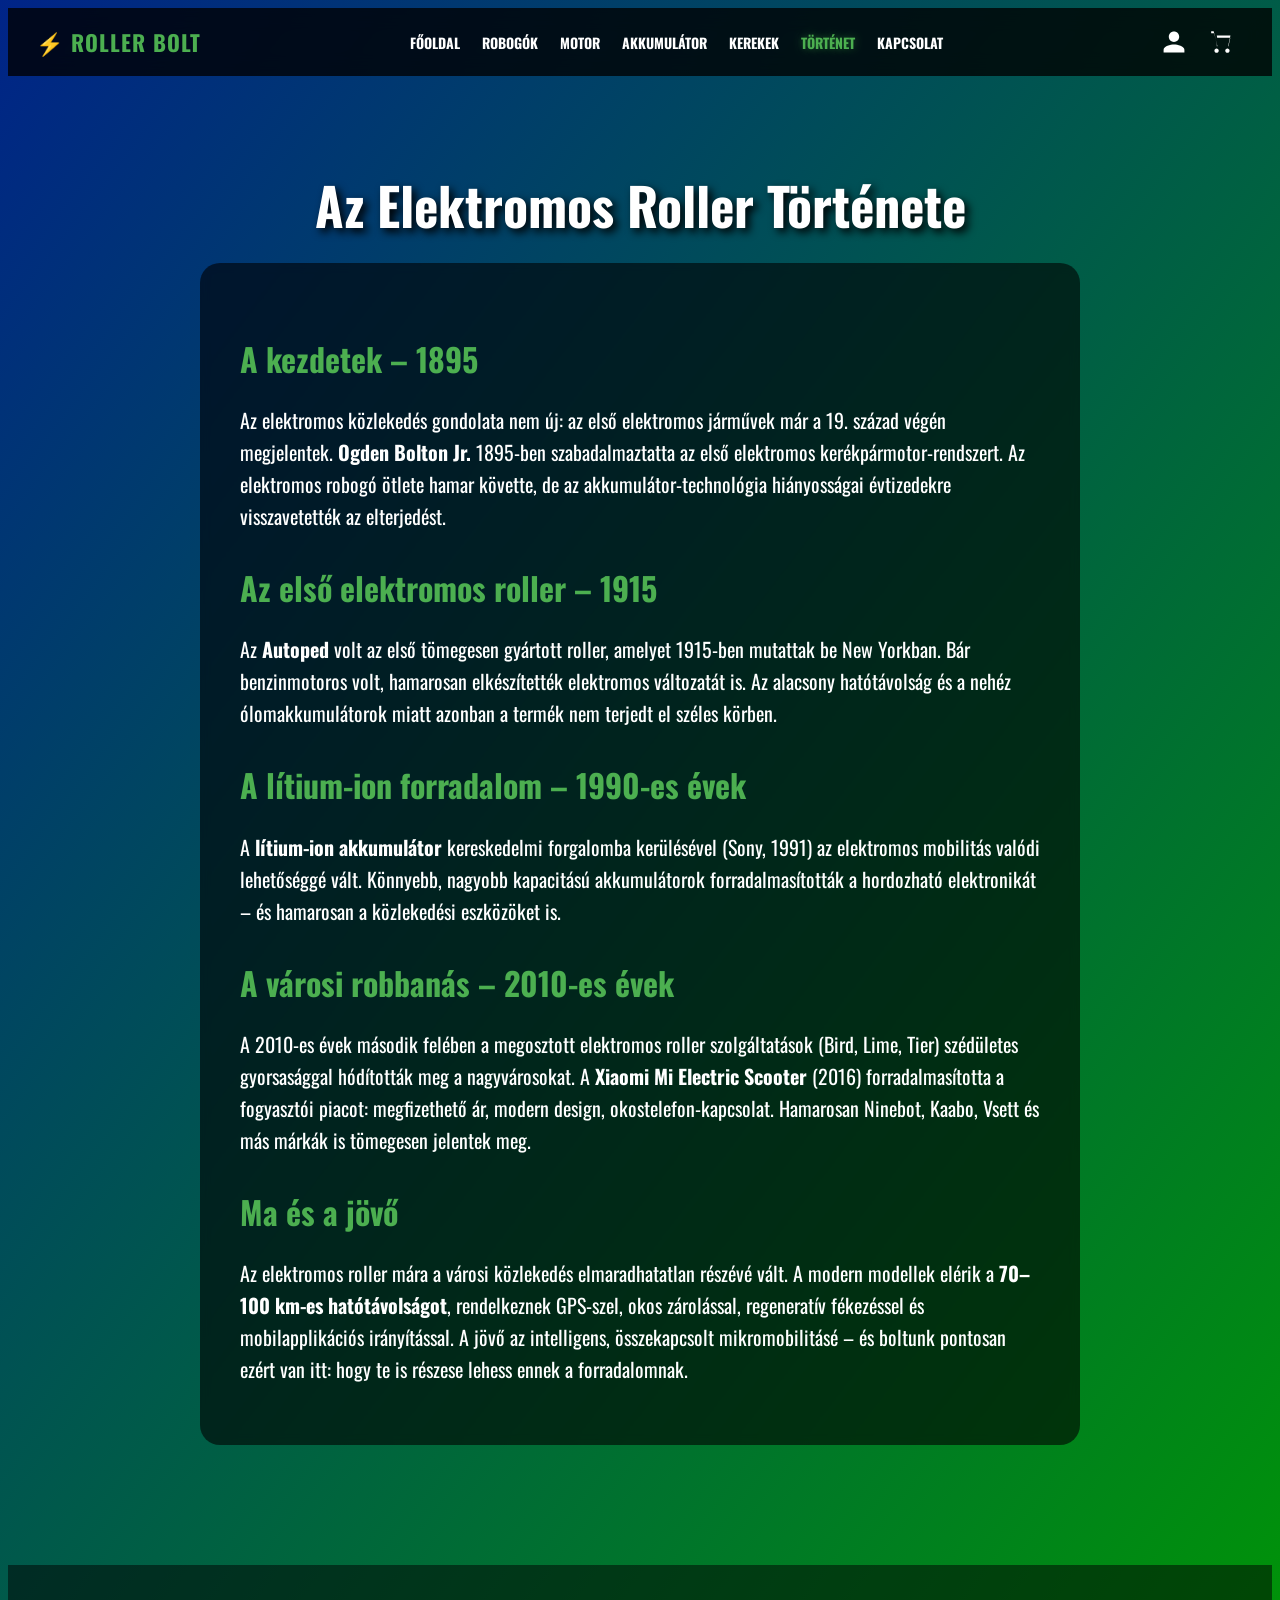
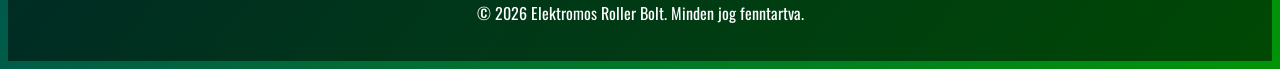
<file: tortenelem.html>
<!DOCTYPE html>
<html lang="hu">

<head>
    <meta charset="UTF-8">
    <meta name="viewport" content="width=device-width, initial-scale=1.0">
    <link rel="preconnect" href="https://fonts.googleapis.com">
    <link rel="preconnect" href="https://fonts.gstatic.com" crossorigin>
    <link href="https://fonts.googleapis.com/css2?family=Oswald:wght@200..700&display=swap" rel="stylesheet">
    <link rel="stylesheet" href="styles.css">
    <title>Az Elektromos Roller Története</title>
</head>

<body>
    <nav>
        <a href="index.html" class="nav-brand">⚡ ROLLER BOLT</a>
        <div class="nav-links">
            <a href="index.html">FŐOLDAL</a>
            <a href="robogok.html">ROBOGÓK</a>
            <a href="motorok.html">MOTOR</a>
            <a href="aksik.html">AKKUMULÁTOR</a>
            <a href="kerekek.html">KEREKEK</a>
            <a href="tortenelem.html" class="active">TÖRTÉNET</a>
            <a href="contact.php">KAPCSOLAT</a>
        </div>
        <div class="nav-icons">
            <div class="nav-profile-wrap">
                <button class="nav-icon-btn" aria-label="Profil">
                    <svg xmlns="http://www.w3.org/2000/svg" viewBox="0 0 24 24" fill="currentColor" width="26" height="26"><path d="M12 12c2.7 0 4.8-2.1 4.8-4.8S14.7 2.4 12 2.4 7.2 4.5 7.2 7.2 9.3 12 12 12zm0 2.4c-3.2 0-9.6 1.6-9.6 4.8v2.4h19.2v-2.4c0-3.2-6.4-4.8-9.6-4.8z"/></svg>
                </button>
                <div class="profile-dropdown" id="auth-links">
                    <a href="login.php">Belépés</a>
                    <a href="signup.php">Regisztráció</a>
                </div>
            </div>
            <a href="cart.html" class="nav-icon-btn cart-icon-btn" aria-label="Kosár">
                <svg xmlns="http://www.w3.org/2000/svg" viewBox="0 0 24 24" fill="currentColor" width="26" height="26"><path d="M7 18c-1.1 0-2 .9-2 2s.9 2 2 2 2-.9 2-2-.9-2-2-2zm10 0c-1.1 0-2 .9-2 2s.9 2 2 2 2-.9 2-2-.9-2-2-2zM7.2 14.2L5 4H2V2H4.3l.8 3.2L7.8 16H18l1.7-8H7.5l-.3-2h12.6l-2.2 10H7.2z"/></svg>
                <span id="cart-count"></span>
            </a>
        </div>
    </nav>
    <main>
        <h1>Az Elektromos Roller Története</h1>

        <div class="info-box">
            <div class="info-content">
                <h2>A kezdetek – 1895</h2>
                <p>Az elektromos közlekedés gondolata nem új: az első elektromos járművek már a 19. század végén
                    megjelentek. <strong>Ogden Bolton Jr.</strong> 1895-ben szabadalmaztatta az első elektromos
                    kerékpármotor-rendszert. Az elektromos robogó ötlete hamar követte, de az akkumulátor-technológia
                    hiányosságai évtizedekre visszavetették az elterjedést.</p>

                <h2>Az első elektromos roller – 1915</h2>
                <p>Az <strong>Autoped</strong> volt az első tömegesen gyártott roller, amelyet 1915-ben mutattak be
                    New Yorkban. Bár benzinmotoros volt, hamarosan elkészítették elektromos változatát is. Az
                    alacsony hatótávolság és a nehéz ólomakkumulátorok miatt azonban a termék nem terjedt el széles
                    körben.</p>

                <h2>A lítium-ion forradalom – 1990-es évek</h2>
                <p>A <strong>lítium-ion akkumulátor</strong> kereskedelmi forgalomba kerülésével (Sony, 1991) az
                    elektromos mobilitás valódi lehetőséggé vált. Könnyebb, nagyobb kapacitású akkumulátorok
                    forradalmasították a hordozható elektronikát – és hamarosan a közlekedési eszközöket is.</p>

                <h2>A városi robbanás – 2010-es évek</h2>
                <p>A 2010-es évek második felében a megosztott elektromos roller szolgáltatások (Bird, Lime, Tier)
                    szédületes gyorsasággal hódították meg a nagyvárosokat. A <strong>Xiaomi Mi Electric Scooter</strong>
                    (2016) forradalmasította a fogyasztói piacot: megfizethető ár, modern design, okostelefon-kapcsolat.
                    Hamarosan Ninebot, Kaabo, Vsett és más márkák is tömegesen jelentek meg.</p>

                <h2>Ma és a jövő</h2>
                <p>Az elektromos roller mára a városi közlekedés elmaradhatatlan részévé vált. A modern modellek
                    elérik a <strong>70–100 km-es hatótávolságot</strong>, rendelkeznek GPS-szel, okos zárolással,
                    regeneratív fékezéssel és mobilapplikációs irányítással. A jövő az intelligens, összekapcsolt
                    mikromobilitásé – és boltunk pontosan ezért van itt: hogy te is részese lehess ennek a
                    forradalomnak.</p>
            </div>
        </div>
    </main>
    <footer>
        <p>&copy; 2026 Elektromos Roller Bolt. Minden jog fenntartva.</p>
    </footer>
    <div id="toast"></div>
    <script src="cart.js"></script>
</body>

</html>
</file>
<file: styles.css>
* {
    font-family: "Oswald", sans-serif;
}


/* Navigation */
nav {
    display: flex;
    align-items: center;
    justify-content: space-between;
    padding: 0 28px;
    height: 68px;
    background-color: rgba(0, 0, 0, 0.78);
    backdrop-filter: blur(10px);
    position: sticky;
    top: 0;
    z-index: 100;
    gap: 16px;
}

.nav-brand {
    color: #4CAF50;
    text-decoration: none;
    font-size: 22px;
    font-weight: bold;
    letter-spacing: 1px;
    white-space: nowrap;
    flex-shrink: 0;
    transition: color 0.2s ease;
}

.nav-brand:hover {
    color: #81C784;
}

.nav-links {
    display: flex;
    align-items: center;
    gap: 2px;
    flex: 1;
    justify-content: center;
    flex-wrap: nowrap;
}

.nav-links a {
    color: white;
    text-decoration: none;
    font-size: 14px;
    font-weight: bold;
    padding: 8px 10px;
    border-radius: 6px;
    white-space: nowrap;
    transition: background-color 0.2s ease, color 0.2s ease;
}

.nav-links a:hover {
    background-color: rgba(255, 255, 255, 0.1);
    color: #4CAF50;
}

.nav-links a.active {
    color: #4CAF50;
    text-shadow: 0 0 8px rgba(76, 175, 80, 0.5);
}

.nav-icons {
    display: flex;
    align-items: center;
    gap: 4px;
    flex-shrink: 0;
}

.nav-icon-btn {
    display: flex;
    align-items: center;
    justify-content: center;
    width: 44px;
    height: 44px;
    border-radius: 50%;
    color: white;
    background: none;
    border: none;
    cursor: pointer;
    text-decoration: none;
    font-family: "Oswald", sans-serif;
    position: relative;
    transition: background-color 0.2s ease, color 0.2s ease;
}

.nav-icon-btn:hover {
    background-color: rgba(255, 255, 255, 0.15);
    color: #4CAF50;
}

.cart-icon-btn #cart-count {
    position: absolute;
    top: 4px;
    right: 4px;
    background-color: #4CAF50;
    color: white;
    font-size: 10px;
    font-weight: bold;
    border-radius: 50%;
    min-width: 16px;
    height: 16px;
    display: none;
    align-items: center;
    justify-content: center;
    padding: 0 3px;
    line-height: 1;
    pointer-events: none;
}

.nav-profile-wrap {
    position: relative;
}

.profile-dropdown {
    display: none;
    position: absolute;
    top: calc(100% + 6px);
    right: 0;
    background-color: rgba(15, 15, 25, 0.97);
    border: 1px solid rgba(255, 255, 255, 0.15);
    border-radius: 12px;
    min-width: 170px;
    padding: 6px 0;
    z-index: 200;
    box-shadow: 0 8px 32px rgba(0, 0, 0, 0.6);
}

.nav-profile-wrap:hover .profile-dropdown {
    display: block;
}

.profile-dropdown a,
.profile-dropdown .dropdown-username {
    display: block;
    padding: 10px 18px;
    color: white;
    text-decoration: none;
    font-size: 15px;
    font-weight: bold;
    transition: background-color 0.15s ease, color 0.15s ease;
}

.profile-dropdown .dropdown-username {
    color: rgba(255, 255, 255, 0.55);
    font-size: 13px;
    border-bottom: 1px solid rgba(255, 255, 255, 0.1);
    cursor: default;
}

.profile-dropdown a:hover {
    background-color: rgba(76, 175, 80, 0.15);
    color: #4CAF50;
}


/* Main */
body {
    color: white;
    background-image: linear-gradient(to bottom right, rgb(0, 36, 136), rgb(0, 148, 7));
}

main {
    padding: 50px;
    text-align: center;
}


/* Welcome */
.welcome {
    padding: 120px;
}

.welcome h1 {
    text-shadow: 4px 4px 8px black;
    font-size: 100px;
    margin-bottom: 20px;
}

.welcome p {
    text-shadow: 4px 4px 8px black;
    font-size: 26px;
}


/* Neumann */
.Neumann {
    background-color: rgba(0, 0, 0, 0.384);
    background-position: center;
    background-size: cover;
    padding: 50px;
    margin: 250px auto 0 auto;
    border-radius: 50px;
    width: 80%;
    display: flex;
    box-shadow: 0 0 30px rgba(0, 0, 0, 0.5);
}

.Neumann h1 {
    font-size: 50px;
    margin-right: 30px;
    text-shadow: 2px 2px 4px black;
}

.Neumann p {
    font-size: 20px;
    text-align: right;
    text-shadow: 2px 2px 4px black;
}


/* Product Categories */
.category-item {
    background-color: rgba(0, 0, 0, 0.507);
    padding: 20px;
    margin: 20px;
    border-radius: 20px;
    width: 30%;
    display: inline-flex;
    justify-content: center;
    align-items: center;
    height: 200px;
    background-size: cover;
    background-position: center;
    background-repeat: no-repeat;
    transition: transform 0.3s ease;

    /* Text Styles */
    color: white;
    font-size: 40px;
    font-weight: bold;
    text-shadow: 2px 2px 4px black;
    text-decoration: none;
}

.category-item:hover {
    transform: scale(1.05);
}

.categories {
    padding-top: 250px;
}

.categories h1 {
    text-shadow: 4px 4px 8px black;
    font-size: 50px;
    margin-bottom: 80px;
}

#robogok {
    background-image: url("xiaomi4pro.jpg");
}

#motor {
    background-image: url("36v250w.jpg");
}


/* Product Grid & Cards */
.product-grid {
    display: flex;
    flex-wrap: wrap;
    gap: 24px;
    justify-content: center;
    padding: 20px 0;
}

.product-card {
    background-color: rgba(255, 255, 255, 0.07);
    border: 1px solid rgba(255, 255, 255, 0.15);
    border-radius: 16px;
    width: 280px;
    overflow: hidden;
    display: flex;
    flex-direction: column;
    transition: transform 0.3s ease, box-shadow 0.3s ease;
    box-shadow: 0 4px 16px rgba(0, 0, 0, 0.4);
}

.product-card:hover {
    transform: translateY(-6px);
    box-shadow: 0 12px 32px rgba(0, 0, 0, 0.6);
}

.product-card-image {
    width: 100%;
    height: 180px;
    display: flex;
    align-items: center;
    justify-content: center;
    font-size: 64px;
    overflow: hidden;
}

.product-card-image img {
    width: 100%;
    height: 100%;
    object-fit: cover;
    display: block;
}

.product-card-body {
    padding: 16px;
    display: flex;
    flex-direction: column;
    flex: 1;
    gap: 8px;
}

.product-card-body h3 {
    font-size: 20px;
    margin: 0;
    text-shadow: 1px 1px 3px black;
}

.product-card-body .specs {
    font-size: 13px;
    color: rgba(255, 255, 255, 0.7);
    margin: 0;
    line-height: 1.5;
}

.product-card-body .price {
    font-size: 22px;
    font-weight: bold;
    color: #4CAF50;
    margin: 4px 0 0;
}

.btn-cart {
    margin-top: auto;
    padding: 10px 16px;
    background: linear-gradient(135deg, #00b09b, #003973);
    color: white;
    border: none;
    border-radius: 10px;
    font-size: 16px;
    font-family: "Oswald", sans-serif;
    cursor: pointer;
    transition: opacity 0.2s ease, transform 0.1s ease;
}

.btn-cart:hover {
    opacity: 0.85;
    transform: scale(1.03);
}

/* Footer */
footer {
    background-color: rgba(0, 0, 0, 0.507);
    padding: 20px;
    text-align: center;
    margin-top: 50px;
}



/* Scrollbar */
::-webkit-scrollbar {
    width: 20px;
    height: 20px;
}

::-webkit-scrollbar-track {
    box-shadow: inset 0 0 5px grey;
    border-radius: 10px;
}

::-webkit-scrollbar-thumb {
    background-image: linear-gradient(to bottom, rgb(0, 21, 78), rgb(0, 80, 5));
    border-radius: 10px;
}

/* Info Pages (RAM, GPU, etc.) */
.info-box {
    background-color: rgba(0, 0, 0, 0.6);
    padding: 40px;
    margin: 20px auto;
    border-radius: 20px;
    max-width: 800px;
    text-align: left;
    backdrop-filter: blur(5px);
}

.info-content {
    font-size: 20px;
    line-height: 1.6;
}

.info-box h2 {
    color: #4CAF50;
    /* Green accent */
    margin-top: 30px;
    margin-bottom: 15px;
    font-size: 32px;
}

.info-image {
    width: 100%;
    max-width: 600px;
    border-radius: 20px;
    margin: 20px auto;
    display: block;
    box-shadow: 0 0 20px rgba(0, 0, 0, 0.5);
    transition: transform 0.3s ease;
}

.info-image:hover {
    transform: scale(1.02);
}

/* Toast Notification */
#toast {
    position: fixed;
    bottom: 30px;
    left: 50%;
    transform: translateX(-50%) translateY(20px);
    background-color: rgba(0, 0, 0, 0.85);
    color: white;
    padding: 14px 28px;
    border-radius: 12px;
    font-size: 18px;
    opacity: 0;
    pointer-events: none;
    transition: opacity 0.3s ease, transform 0.3s ease;
    z-index: 9999;
    white-space: nowrap;
}

#toast.show {
    opacity: 1;
    transform: translateX(-50%) translateY(0);
}

/* Cart Page */
.cart-table {
    width: 100%;
    border-collapse: collapse;
    margin-bottom: 20px;
    font-size: 18px;
}

.cart-table th,
.cart-table td {
    padding: 12px 16px;
    border-bottom: 1px solid rgba(255, 255, 255, 0.2);
    text-align: left;
}

.cart-table thead th {
    color: #4CAF50;
    font-size: 20px;
}

.cart-total {
    font-size: 24px;
    font-weight: bold;
    text-align: right;
    color: #4CAF50;
    margin-bottom: 20px;
}

.btn-checkout {
    display: block;
    margin: 0 auto;
    padding: 14px 40px;
    background: linear-gradient(135deg, #4CAF50, #00796b);
    color: white;
    border: none;
    border-radius: 12px;
    font-size: 22px;
    font-family: "Oswald", sans-serif;
    cursor: pointer;
    transition: opacity 0.2s ease, transform 0.1s ease;
}

.btn-checkout:hover {
    opacity: 0.85;
    transform: scale(1.03);
}

.btn-remove {
    padding: 8px 14px;
    background: linear-gradient(135deg, #c0392b, #8e1a0e);
    color: white;
    border: none;
    border-radius: 8px;
    font-size: 15px;
    font-family: "Oswald", sans-serif;
    cursor: pointer;
    transition: opacity 0.2s ease;
}

.btn-remove:hover {
    opacity: 0.8;
}

/* Inner Page h1 */
main h1 {
    font-size: 52px;
    text-shadow: 4px 4px 8px black;
    margin: 40px 0 20px;
    text-align: center;
}



/* PHP Forms (checkout & contact) */
.checkout-form-box {
    max-width: 720px;
}

.php-form {
    display: flex;
    flex-direction: column;
    gap: 18px;
    margin-top: 20px;
}

.form-group {
    display: flex;
    flex-direction: column;
    gap: 6px;
}

.form-group label {
    font-size: 18px;
    color: rgba(255, 255, 255, 0.9);
}

.form-group input,
.form-group textarea {
    padding: 12px 14px;
    border-radius: 10px;
    border: 1px solid rgba(255, 255, 255, 0.25);
    background-color: rgba(255, 255, 255, 0.1);
    color: white;
    font-size: 17px;
    font-family: "Oswald", sans-serif;
    outline: none;
    transition: border-color 0.2s ease;
}

.form-group input::placeholder,
.form-group textarea::placeholder {
    color: rgba(255, 255, 255, 0.4);
}

.form-group input:focus,
.form-group textarea:focus {
    border-color: #4CAF50;
}

.form-group textarea {
    resize: vertical;
    min-height: 120px;
}

.required {
    color: #e74c3c;
}

.optional {
    color: rgba(255, 255, 255, 0.5);
    font-size: 14px;
}

.form-errors {
    background-color: rgba(231, 76, 60, 0.2);
    border: 1px solid rgba(231, 76, 60, 0.5);
    border-radius: 10px;
    padding: 16px 20px;
    margin-bottom: 20px;
}

.form-errors ul {
    margin: 0;
    padding-left: 20px;
    color: #ff8a80;
    font-size: 17px;
    line-height: 1.8;
}

.checkout-success,
.form-success {
    max-width: 720px;
    text-align: center;
}

.checkout-success h2,
.form-success h2 {
    color: #4CAF50;
    font-size: 36px;
    margin-bottom: 16px;
}

.checkout-success p,
.form-success p {
    font-size: 20px;
    margin-bottom: 12px;
}

.checkout-success h3 {
    color: #4CAF50;
    font-size: 26px;
    margin: 24px 0 12px;
    text-align: left;
}

/* Responsive Design */
@media (max-width: 900px) {

    /* Navigation */
    nav {
        flex-wrap: wrap;
        height: auto;
        padding: 10px 14px;
        gap: 8px;
    }

    .nav-brand {
        font-size: 18px;
    }

    .nav-links {
        order: 3;
        width: 100%;
        flex-wrap: wrap;
        justify-content: center;
    }

    .nav-links a {
        font-size: 12px;
        padding: 5px 7px;
    }

    .nav-icons {
        order: 2;
    }

    /* Welcome Section */
    .welcome {
        padding: 50px 20px;
    }

    .welcome h1 {
        font-size: 50px;
    }

    .welcome p {
        font-size: 18px;
    }

    /* Neumann Section */
    .Neumann {
        width: 90%;
        flex-direction: column;
        margin-top: 100px;
        background-position: center;
    }

    .Neumann h1 {
        font-size: 36px;
        margin-right: 0;
        margin-bottom: 20px;
        text-align: center;
    }

    .Neumann p {
        font-size: 16px;
        text-align: center;
    }

    /* Categories */
    .categories {
        padding-top: 100px;
    }

    .categories h1 {
        font-size: 40px;
        margin-bottom: 40px;
    }

    .category-item {
        width: 90%;
        max-width: 400px;
        margin: 20px auto;
        display: flex;
    }

    /* Info Pages */
    .info-box {
        padding: 20px;
        width: 90%;
    }

    .info-box h2 {
        font-size: 24px;
    }

    .info-content {
        font-size: 16px;
    }

    /* Product Cards */
    .product-grid {
        gap: 16px;
    }

    .product-card {
        width: 90%;
        max-width: 340px;
    }

    /* Cart */
    .cart-table {
        font-size: 14px;
    }

    .cart-table th,
    .cart-table td {
        padding: 8px 10px;
    }

    .cart-total {
        font-size: 18px;
    }

    /* Inner Page h1 */
    main h1 {
        font-size: 36px;
    }
}
</file>
